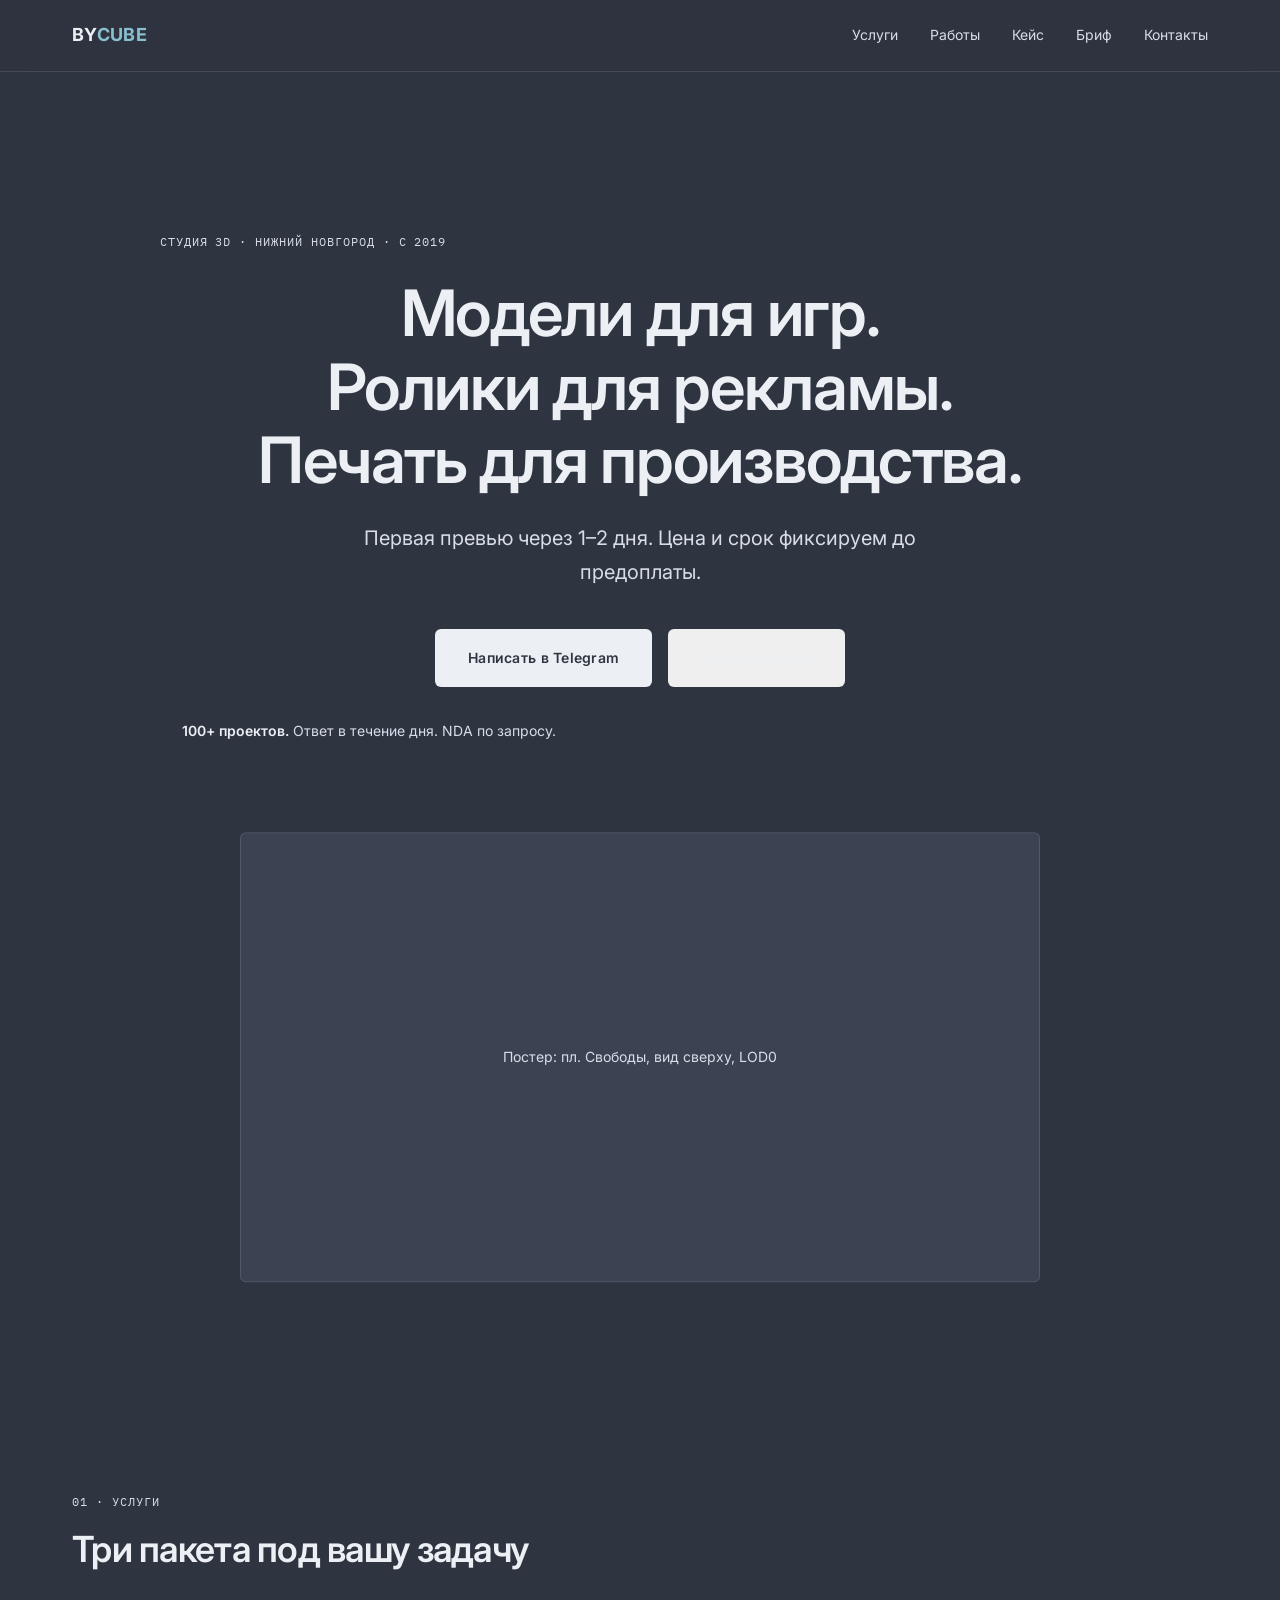
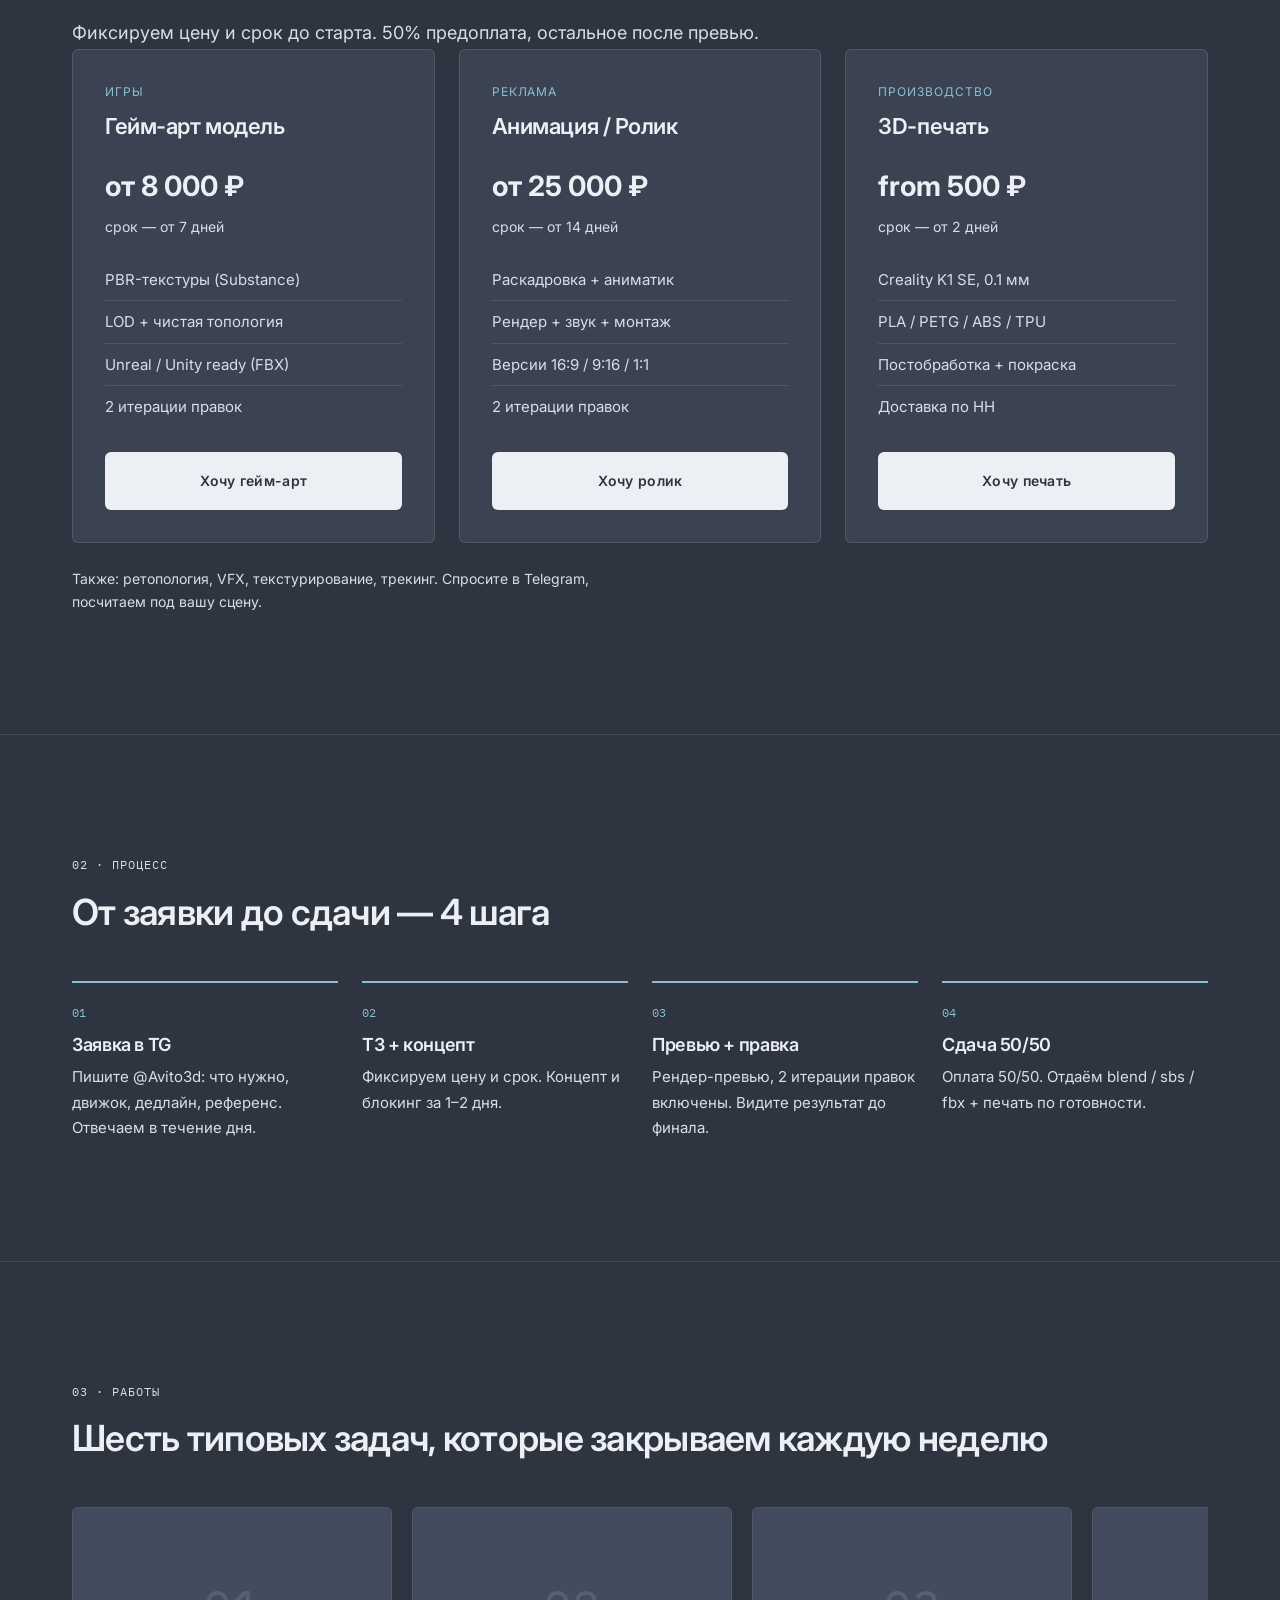
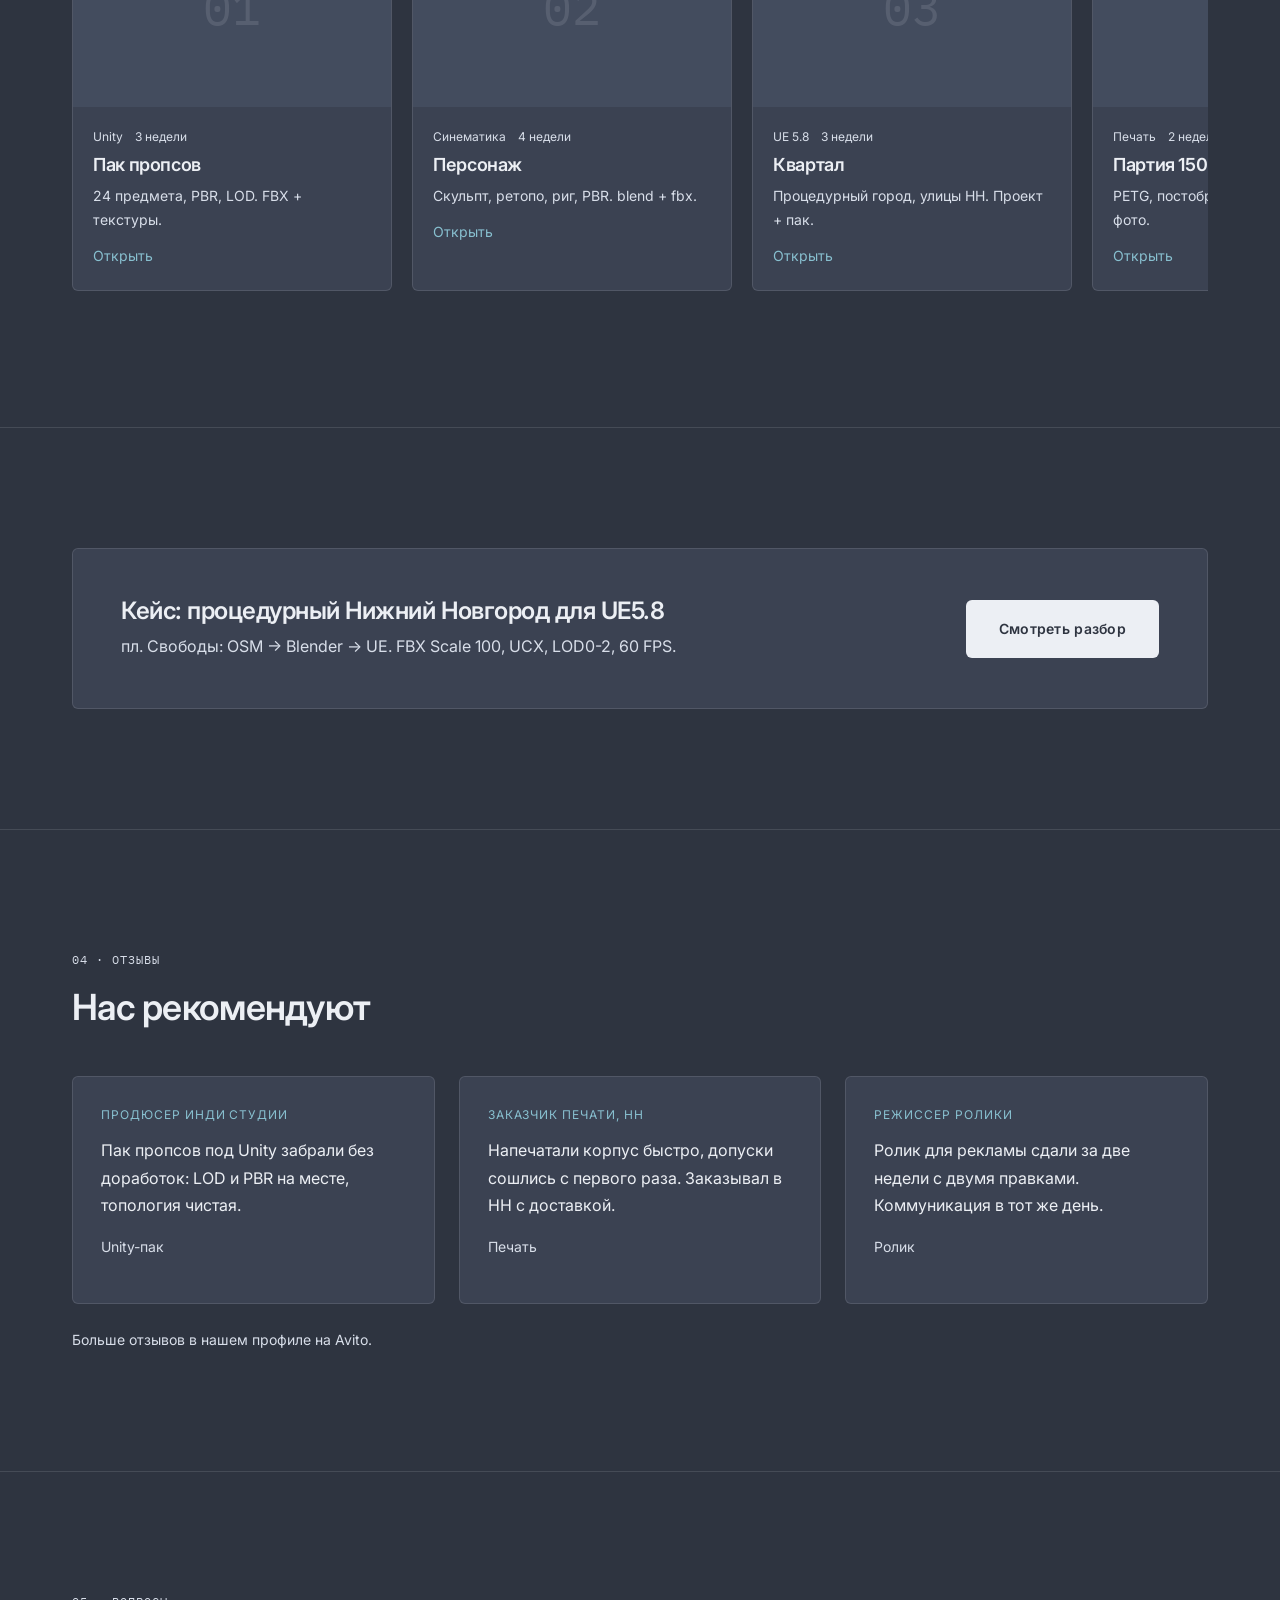
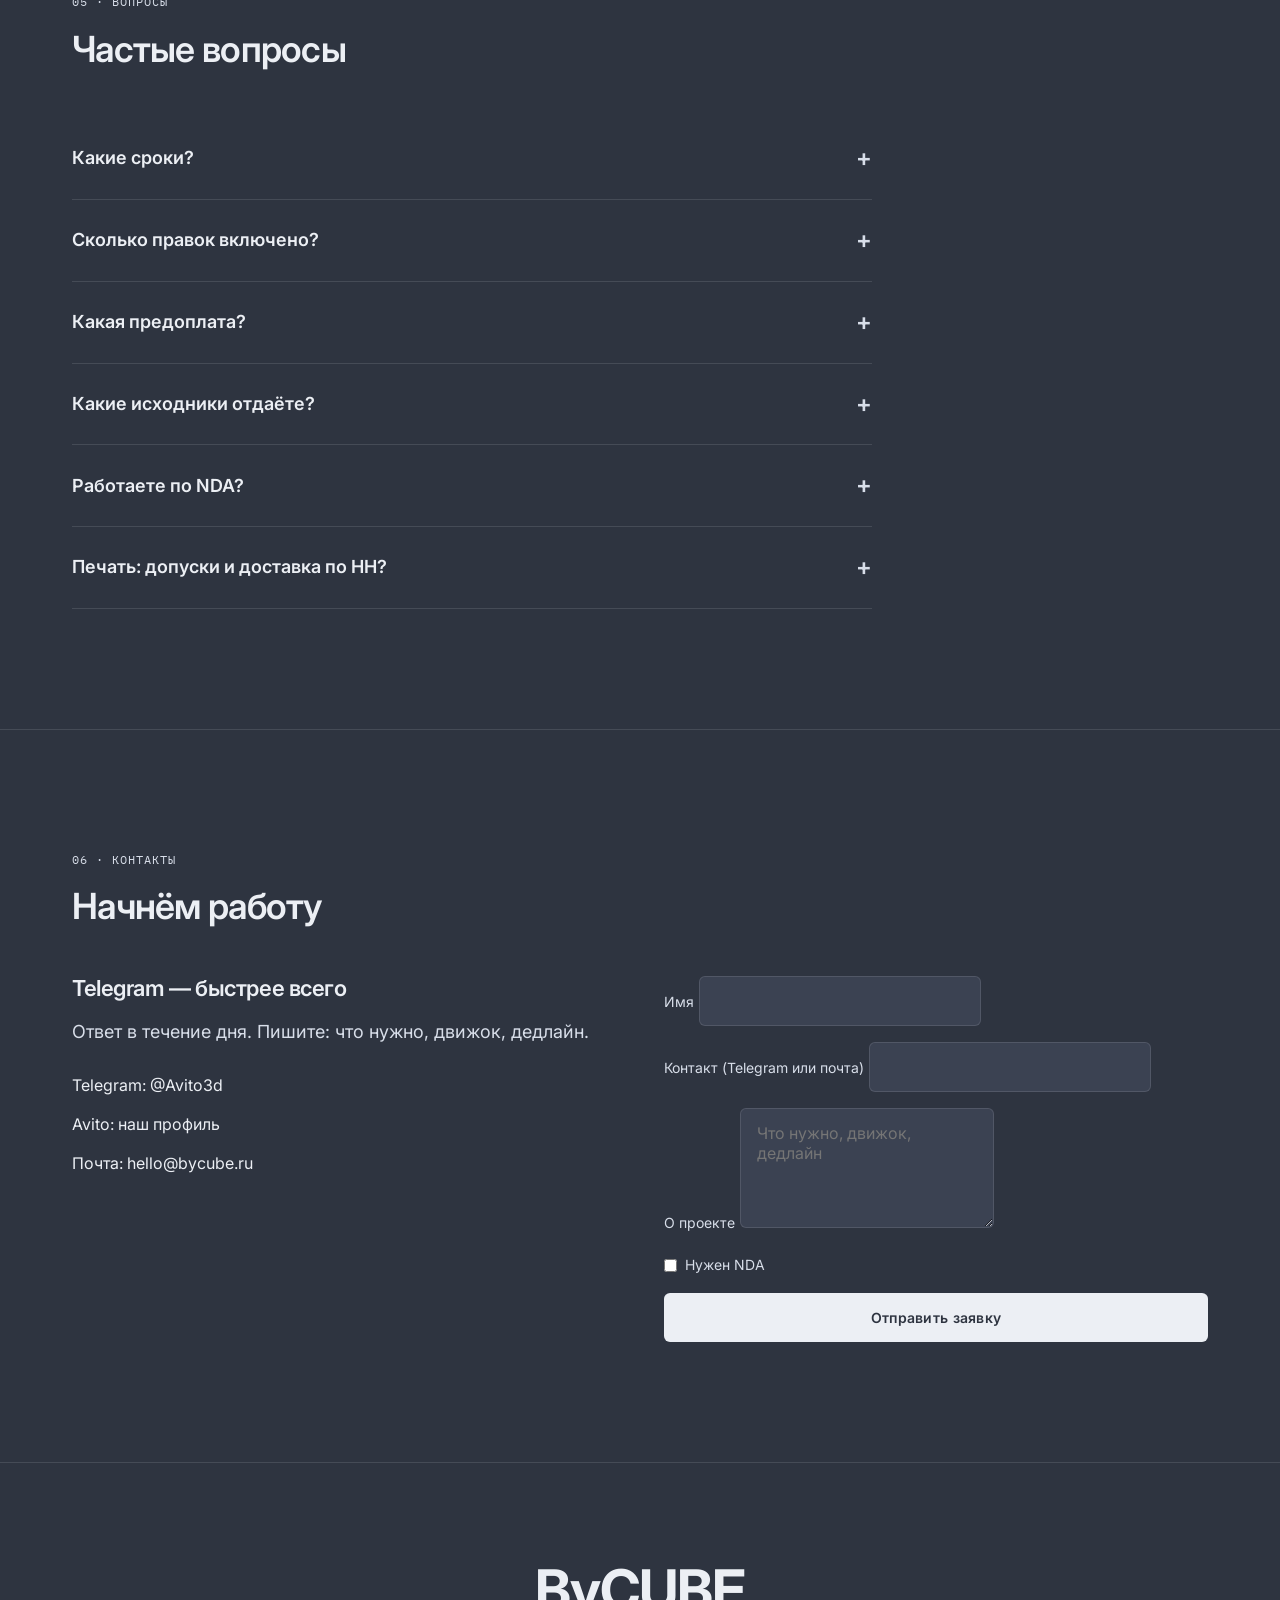
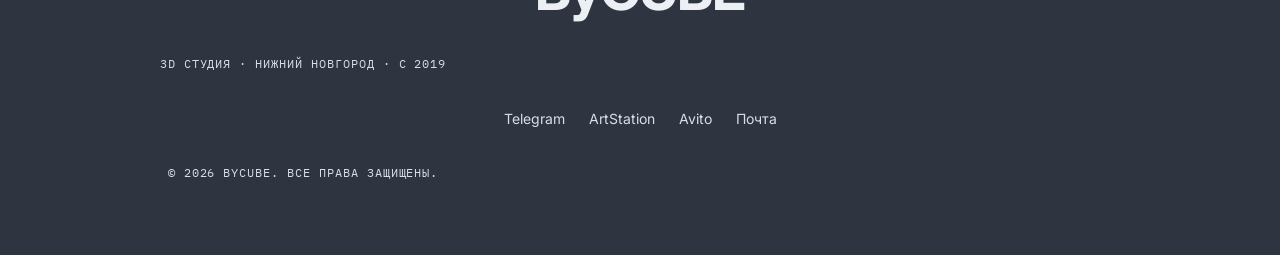
<file: index.html>
<!DOCTYPE html>
<html lang="ru">
<head>
<meta charset="UTF-8">
<meta name="viewport" content="width=device-width, initial-scale=1.0">
<title>ByCUBE — 3D модели для игр и рекламы | Нижний Новгород</title>
<meta name="description" content="Студия 3D в Нижнем Новгороде. Гейм-арт, анимация, 3D-печать. Модели для Unreal и Unity за 7 дней. Ответ в течение дня.">
<link rel="canonical" href="https://bycube.ru/">
<meta property="og:title" content="ByCUBE — 3D модели для игр и рекламы">
<meta property="og:description" content="Гейм-арт, анимация, 3D-печать. Нижний Новгород, с 2019 года.">
<meta property="og:type" content="website">
<meta property="og:url" content="https://bycube.ru/">
<meta property="og:image" content="https://bycube.ru/logo.png">
<meta name="twitter:card" content="summary_large_image">
<link rel="icon" type="image/png" href="logo.png">
<link rel="preconnect" href="https://fonts.googleapis.com">
<link rel="preconnect" href="https://fonts.gstatic.com" crossorigin>
<link href="https://fonts.googleapis.com/css2?family=Inter:wght@400;500;600;700&family=IBM+Plex+Mono:wght@400&display=swap" rel="stylesheet">
<link rel="stylesheet" href="style.css">
<script type="application/ld+json">
{
  "@context": "https://schema.org",
  "@type": "ProfessionalService",
  "name": "ByCUBE",
  "description": "Студия 3D-моделирования: гейм-арт, анимация, 3D-печать",
  "url": "https://bycube.ru/",
  "areaServed": "Nizhny Novgorod",
  "foundingDate": "2019",
  "priceRange": "₽₽",
  "sameAs": [
    "https://t.me/Avito3d",
    "https://www.artstation.com/oksifilis",
    "https://www.avito.ru/user/08c77c8a926f2a148b2a59df87a85065/profile"
  ]
}
</script>
</head>
<body>

<header class="hd">
  <div class="hd-in">
    <a href="index.html" class="logo">BY<span>CUBE</span></a>
    <button class="burger" aria-label="Меню"><span></span><span></span><span></span></button>
    <nav class="nav">
      <a href="#services">Услуги</a>
      <a href="#work">Работы</a>
      <a href="nn-city.html">Кейс</a>
      <a href="brief.html">Бриф</a>
      <a href="#contact">Контакты</a>
    </nav>
  </div>
</header>

<main>

<section class="hero">
  <div class="wrap">
    <p class="mono rv">Студия 3D · Нижний Новгород · с 2019</p>
    <h1 class="rv">Модели для игр.<br>Ролики для рекламы.<br>Печать для производства.</h1>
    <p class="sub rv">Первая превью через 1–2 дня. Цена и срок фиксируем до предоплаты.</p>
    <div class="cta-row rv">
      <a class="btn btn-p" href="https://t.me/Avito3d?text=Привет, нужна 3D модель" target="_blank" rel="noopener">Написать в Telegram</a>
      <button class="btn btn-s" data-reel>Смотреть рилс</button>
    </div>
    <p class="trust rv"><b>100+ проектов.</b> Ответ в течение дня. NDA по запросу.</p>
    <div class="still rv">Постер: пл. Свободы, вид сверху, LOD0</div>
  </div>
</section>

<div id="reel-modal" hidden role="dialog" aria-modal="true" aria-label="Showreel">
  <div class="reel-backdrop" data-close></div>
  <div class="reel-box">
    <button class="reel-close" data-close aria-label="Закрыть">×</button>
    <div class="reel-content">
      <p class="mono">Showreel</p>
      <h3>Рилс в монтаже</h3>
      <p>Пока монтируем шоурил, посмотрите разбор кейса процедурного Нижнего Новгорода для UE5.8.</p>
      <a class="btn btn-p" href="nn-city.html">Смотреть разбор кейса</a>
    </div>
  </div>
</div>

<section id="services">
  <div class="wrap">
    <p class="mono sec-label rv">01 · Услуги</p>
    <h2 class="sec-title rv">Три пакета под вашу задачу</h2>
    <p class="sec-desc rv">Фиксируем цену и срок до старта. 50% предоплата, остальное после превью.</p>
    <div class="pk-grid">
      <div class="pk rv">
        <p class="tag">Игры</p>
        <h3>Гейм-арт модель</h3>
        <p class="price">от 8 000 ₽</p>
        <p class="time">срок — от 7 дней</p>
        <ul>
          <li>PBR-текстуры (Substance)</li>
          <li>LOD + чистая топология</li>
          <li>Unreal / Unity ready (FBX)</li>
          <li>2 итерации правок</li>
        </ul>
        <a class="btn btn-p" href="https://t.me/Avito3d?text=Хочу гейм-арт" target="_blank" rel="noopener">Хочу гейм-арт</a>
      </div>
      <div class="pk rv">
        <p class="tag">Реклама</p>
        <h3>Анимация / Ролик</h3>
        <p class="price">от 25 000 ₽</p>
        <p class="time">срок — от 14 дней</p>
        <ul>
          <li>Раскадровка + аниматик</li>
          <li>Рендер + звук + монтаж</li>
          <li>Версии 16:9 / 9:16 / 1:1</li>
          <li>2 итерации правок</li>
        </ul>
        <a class="btn btn-p" href="https://t.me/Avito3d?text=Хочу ролик" target="_blank" rel="noopener">Хочу ролик</a>
      </div>
      <div class="pk rv">
        <p class="tag">Производство</p>
        <h3>3D-печать</h3>
        <p class="price">from 500 ₽</p>
        <p class="time">срок — от 2 дней</p>
        <ul>
          <li>Creality K1 SE, 0.1 мм</li>
          <li>PLA / PETG / ABS / TPU</li>
          <li>Постобработка + покраска</li>
          <li>Доставка по НН</li>
        </ul>
        <a class="btn btn-p" href="https://t.me/Avito3d?text=Хочу печать" target="_blank" rel="noopener">Хочу печать</a>
      </div>
    </div>
    <p class="pk-note rv">Также: ретопология, VFX, текстурирование, трекинг. Спросите в Telegram, посчитаем под вашу сцену.</p>
  </div>
</section>

<section id="process">
  <div class="wrap">
    <p class="mono sec-label rv">02 · Процесс</p>
    <h2 class="sec-title rv">От заявки до сдачи — 4 шага</h2>
    <div class="pr-grid">
      <div class="pr-step rv">
        <p class="num">01</p>
        <h3>Заявка в TG</h3>
        <p>Пишите @Avito3d: что нужно, движок, дедлайн, референс. Отвечаем в течение дня.</p>
      </div>
      <div class="pr-step rv">
        <p class="num">02</p>
        <h3>ТЗ + концепт</h3>
        <p>Фиксируем цену и срок. Концепт и блокинг за 1–2 дня.</p>
      </div>
      <div class="pr-step rv">
        <p class="num">03</p>
        <h3>Превью + правка</h3>
        <p>Рендер-превью, 2 итерации правок включены. Видите результат до финала.</p>
      </div>
      <div class="pr-step rv">
        <p class="num">04</p>
        <h3>Сдача 50/50</h3>
        <p>Оплата 50/50. Отдаём blend / sbs / fbx + печать по готовности.</p>
      </div>
    </div>
  </div>
</section>

<section id="work">
  <div class="wrap">
    <p class="mono sec-label rv">03 · Работы</p>
    <h2 class="sec-title rv">Шесть типовых задач, которые закрываем каждую неделю</h2>
    <div class="cs-tape rv">
      <article class="cs-card">
        <div class="art">01</div>
        <div class="bd">
          <div class="meta"><span>Unity</span><span>3 недели</span></div>
          <h3>Пак пропсов</h3>
          <p>24 предмета, PBR, LOD. FBX + текстуры.</p>
          <a href="work.html">Открыть</a>
        </div>
      </article>
      <article class="cs-card">
        <div class="art">02</div>
        <div class="bd">
          <div class="meta"><span>Синематика</span><span>4 недели</span></div>
          <h3>Персонаж</h3>
          <p>Скульпт, ретопо, риг, PBR. blend + fbx.</p>
          <a href="work.html">Открыть</a>
        </div>
      </article>
      <article class="cs-card">
        <div class="art">03</div>
        <div class="bd">
          <div class="meta"><span>UE 5.8</span><span>3 недели</span></div>
          <h3>Квартал</h3>
          <p>Процедурный город, улицы НН. Проект + пак.</p>
          <a href="nn-city.html">Открыть</a>
        </div>
      </article>
      <article class="cs-card">
        <div class="art">04</div>
        <div class="bd">
          <div class="meta"><span>Печать</span><span>2 недели</span></div>
          <h3>Партия 150 штук</h3>
          <p>PETG, постобработка, СДЭК. STL + фото.</p>
          <a href="pechat.html">Открыть</a>
        </div>
      </article>
      <article class="cs-card">
        <div class="art">05</div>
        <div class="bd">
          <div class="meta"><span>VFX</span><span>10 дней</span></div>
          <h3>Трекинг</h3>
          <p>Camera tracking, интеграция CG. Ролик + проект.</p>
          <a href="work.html">Открыть</a>
        </div>
      </article>
      <article class="cs-card">
        <div class="art">06</div>
        <div class="bd">
          <div class="meta"><span>Substance</span><span>2 недели</span></div>
          <h3>PBR набор</h3>
          <p>12 материалов ручной работы. sbsar + png.</p>
          <a href="work.html">Открыть</a>
        </div>
      </article>
    </div>
  </div>
</section>

<section id="case">
  <div class="wrap">
    <div class="banner rv">
      <div>
        <h3>Кейс: процедурный Нижний Новгород для UE5.8</h3>
        <p>пл. Свободы: OSM → Blender → UE. FBX Scale 100, UCX, LOD0-2, 60 FPS.</p>
      </div>
      <a class="btn btn-p" href="nn-city.html">Смотреть разбор</a>
    </div>
  </div>
</section>

<section id="testimonials">
  <div class="wrap">
    <p class="mono sec-label rv">04 · Отзывы</p>
    <h2 class="sec-title rv">Нас рекомендуют</h2>
    <div class="tm-grid">
      <div class="tm rv">
        <p class="role">Продюсер инди студии</p>
        <p>Пак пропсов под Unity забрали без доработок: LOD и PBR на месте, топология чистая.</p>
        <p class="who">Unity-пак</p>
      </div>
      <div class="tm rv">
        <p class="role">Заказчик печати, НН</p>
        <p>Напечатали корпус быстро, допуски сошлись с первого раза. Заказывал в НН с доставкой.</p>
        <p class="who">Печать</p>
      </div>
      <div class="tm rv">
        <p class="role">Режиссер ролики</p>
        <p>Ролик для рекламы сдали за две недели с двумя правками. Коммуникация в тот же день.</p>
        <p class="who">Ролик</p>
      </div>
    </div>
    <p class="pk-note rv">Больше отзывов в нашем профиле на <a href="https://www.avito.ru/user/08c77c8a926f2a148b2a59df87a85065/profile" target="_blank" rel="noopener">Avito</a>.</p>
  </div>
</section>

<section id="faq">
  <div class="wrap">
    <p class="mono sec-label rv">05 · Вопросы</p>
    <h2 class="sec-title rv">Частые вопросы</h2>
    <div class="faq rv">
      <details>
        <summary>Какие сроки?</summary>
        <p>Модель — от 7 дней, ролик — от 14 дней, печать — от 2 дней. Точный срок фиксируем в ТЗ до предоплаты.</p>
      </details>
      <details>
        <summary>Сколько правок включено?</summary>
        <p>2 итерации правок на этапе превью включены в цену. Дальше — по часам, предупреждаем заранее.</p>
      </details>
      <details>
        <summary>Какая предоплата?</summary>
        <p>50% до старта, 50% после превью перед сдачей исходников. Печать мелких тиражей — 100% при заказе до 2000 ₽.</p>
      </details>
      <details>
        <summary>Какие исходники отдаёте?</summary>
        <p>blend / sbs / fbx + текстуры PNG, LOD-сетка, для печати — STL/3MF. Всё перечисляем в ТЗ.</p>
      </details>
      <details>
        <summary>Работаете по NDA?</summary>
        <p>Да, подписываем NDA и не публикуем проект без вашего разрешения.</p>
      </details>
      <details>
        <summary>Печать: допуски и доставка по НН?</summary>
        <p>Точность 0.1 мм на K1 SE, материалы PLA/PETG/ABS/TPU. По Нижнему Новгороду — курьер/самовывоз, по России — СДЭК.</p>
      </details>
    </div>
  </div>
</section>

<section id="contact">
  <div class="wrap">
    <p class="mono sec-label rv">06 · Контакты</p>
    <h2 class="sec-title rv">Начнём работу</h2>
    <div class="ct-grid">
      <div class="ct-info rv">
        <h3>Telegram — быстрее всего</h3>
        <p>Ответ в течение дня. Пишите: что нужно, движок, дедлайн.</p>
        <div class="ct-links">
          <a href="https://t.me/Avito3d" target="_blank" rel="noopener">Telegram: @Avito3d</a>
          <a href="https://www.avito.ru/user/08c77c8a926f2a148b2a59df87a85065/profile" target="_blank" rel="noopener">Avito: наш профиль</a>
          <a href="mailto:hello@bycube.ru">Почта: hello@bycube.ru</a>
        </div>
      </div>
      <form class="ct-form rv" action="https://formsubmit.co/hello@bycube.ru" method="POST">
        <input type="hidden" name="_subject" value="Заявка с сайта ByCUBE">
        <input type="hidden" name="_captcha" value="false">
        <div class="hp"><input type="text" name="_gotcha" tabindex="-1" autocomplete="off"></div>
        <div>
          <label for="name">Имя</label>
          <input type="text" id="name" name="name" required>
        </div>
        <div>
          <label for="contact">Контакт (Telegram или почта)</label>
          <input type="text" id="contact" name="contact" required>
        </div>
        <div>
          <label for="msg">О проекте</label>
          <textarea id="msg" name="message" placeholder="Что нужно, движок, дедлайн" required></textarea>
        </div>
        <label style="display:flex;align-items:center;gap:8px;font-size:14px;color:var(--mut)">
          <input type="checkbox" name="nda" style="width:auto"> Нужен NDA
        </label>
        <button type="submit" class="btn btn-p">Отправить заявку</button>
      </form>
    </div>
  </div>
</section>

</main>

<footer>
  <div class="wrap">
    <p class="big">ByCUBE</p>
    <p class="mono">3D студия · Нижний Новгород · с 2019</p>
    <div class="links">
      <a href="https://t.me/Avito3d" target="_blank" rel="noopener">Telegram</a>
      <a href="https://www.artstation.com/oksifilis" target="_blank" rel="noopener">ArtStation</a>
      <a href="https://www.avito.ru/user/08c77c8a926f2a148b2a59df87a85065/profile" target="_blank" rel="noopener">Avito</a>
      <a href="mailto:hello@bycube.ru">Почта</a>
    </div>
    <p class="mono" style="margin-top:32px">© 2026 ByCUBE. Все права защищены.</p>
  </div>
</footer>

<script src="main.js"></script>
</body>
</html>
</file>
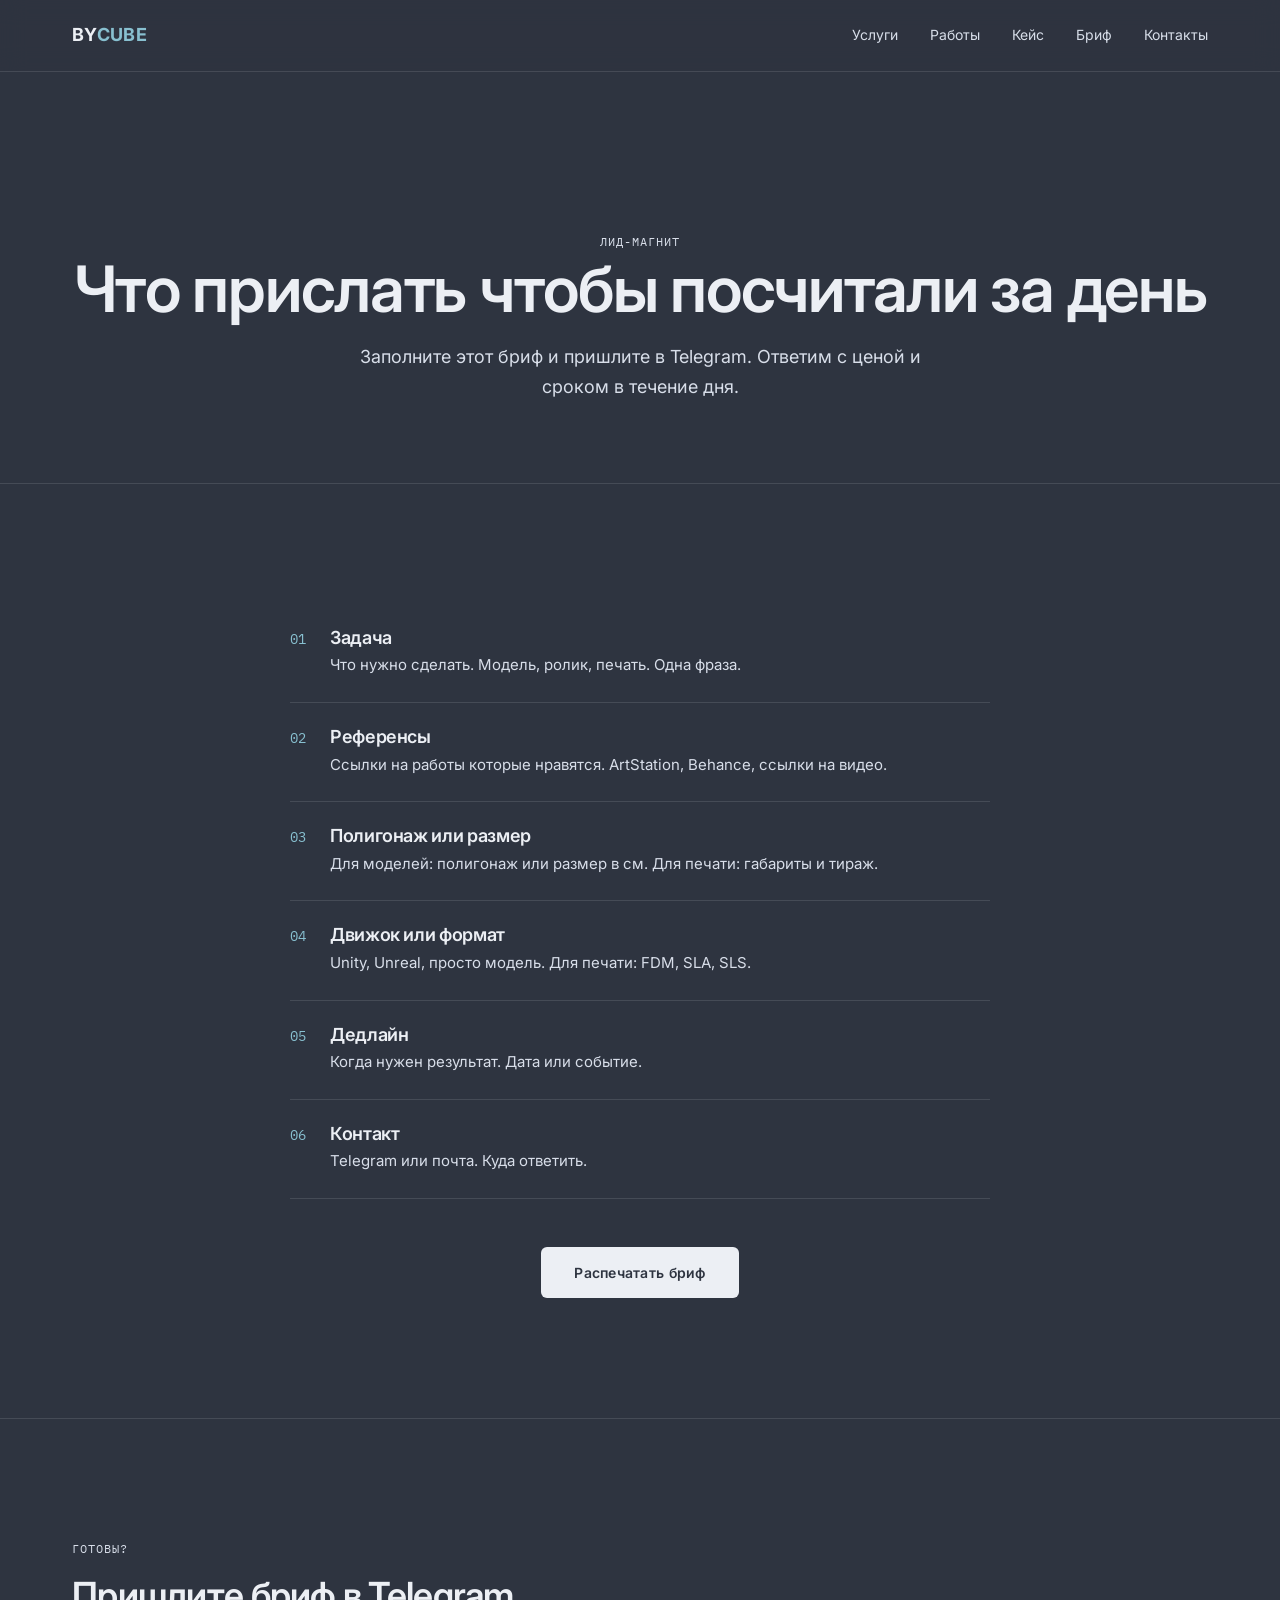
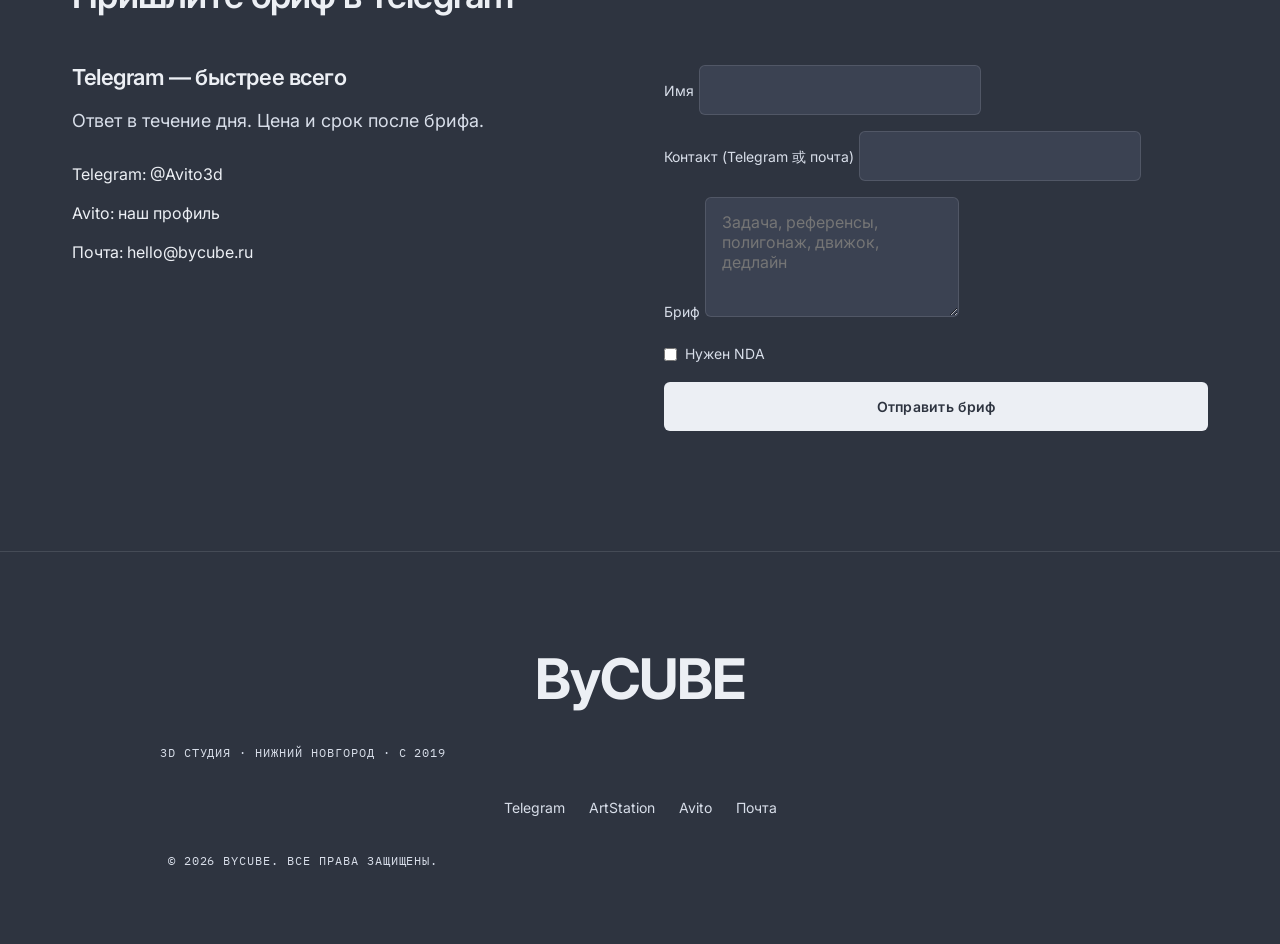
<file: brief.html>
<!DOCTYPE html>
<html lang="ru">
<head>
<meta charset="UTF-8">
<meta name="viewport" content="width=device-width, initial-scale=1.0">
<title>Бриф: что прислать чтобы посчитали за день — ByCUBE</title>
<meta name="description" content="Лид-магнит ByCUBE: чек-лист что прислать чтобы посчитали за день. Задача, референсы, полигонаж, движок, дедлайн.">
<link rel="canonical" href="https://bycube.ru/brief.html">
<meta property="og:title" content="Бриф — ByCUBE">
<meta property="og:description" content="Что прислать чтобы посчитали за день.">
<meta property="og:type" content="website">
<meta property="og:url" content="https://bycube.ru/brief.html">
<meta property="og:image" content="https://bycube.ru/logo.png">
<link rel="icon" type="image/png" href="logo.png">
<link rel="preconnect" href="https://fonts.googleapis.com">
<link rel="preconnect" href="https://fonts.gstatic.com" crossorigin>
<link href="https://fonts.googleapis.com/css2?family=Inter:wght@400;500;600;700&family=IBM+Plex+Mono:wght@400&display=swap" rel="stylesheet">
<link rel="stylesheet" href="style.css">
</head>
<body>

<header class="hd">
  <div class="hd-in">
    <a href="index.html" class="logo">BY<span>CUBE</span></a>
    <button class="burger" aria-label="Меню"><span></span><span></span><span></span></button>
    <nav class="nav">
      <a href="index.html#services">Услуги</a>
      <a href="work.html">Работы</a>
      <a href="nn-city.html">Кейс</a>
      <a href="brief.html">Бриф</a>
      <a href="index.html#contact">Контакты</a>
    </nav>
  </div>
</header>

<main>

<section class="pg-hero">
  <div class="wrap">
    <p class="mono rv">Лид-магнит</p>
    <h1 class="rv">Что прислать чтобы посчитали за день</h1>
    <p class="rv">Заполните этот бриф и пришлите в Telegram. Ответим с ценой и сроком в течение дня.</p>
  </div>
</section>

<section>
  <div class="wrap">
    <ol class="brief-list rv">
      <li>
        <span class="n">01</span>
        <div>
          <h3>Задача</h3>
          <p>Что нужно сделать. Модель, ролик, печать. Одна фраза.</p>
        </div>
      </li>
      <li>
        <span class="n">02</span>
        <div>
          <h3>Референсы</h3>
          <p>Ссылки на работы которые нравятся. ArtStation, Behance, ссылки на видео.</p>
        </div>
      </li>
      <li>
        <span class="n">03</span>
        <div>
          <h3>Полигонаж или размер</h3>
          <p>Для моделей: полигонаж или размер в см. Для печати: габариты и тираж.</p>
        </div>
      </li>
      <li>
        <span class="n">04</span>
        <div>
          <h3>Движок или формат</h3>
          <p>Unity, Unreal, просто модель. Для печати: FDM, SLA, SLS.</p>
        </div>
      </li>
      <li>
        <span class="n">05</span>
        <div>
          <h3>Дедлайн</h3>
          <p>Когда нужен результат. Дата или событие.</p>
        </div>
      </li>
      <li>
        <span class="n">06</span>
        <div>
          <h3>Контакт</h3>
          <p>Telegram или почта. Куда ответить.</p>
        </div>
      </li>
    </ol>
    <button class="btn btn-p print-btn rv" onclick="window.print()">Распечатать бриф</button>
  </div>
</section>

<section id="contact">
  <div class="wrap">
    <p class="mono sec-label rv">Готовы?</p>
    <h2 class="sec-title rv">Пришлите бриф в Telegram</h2>
    <div class="ct-grid">
      <div class="ct-info rv">
        <h3>Telegram — быстрее всего</h3>
        <p>Ответ в течение дня. Цена и срок после брифа.</p>
        <div class="ct-links">
          <a href="https://t.me/Avito3d?text=Привет, вот мой бриф" target="_blank" rel="noopener">Telegram: @Avito3d</a>
          <a href="https://www.avito.ru/user/08c77c8a926f2a148b2a59df87a85065/profile" target="_blank" rel="noopener">Avito: наш профиль</a>
          <a href="mailto:hello@bycube.ru">Почта: hello@bycube.ru</a>
        </div>
      </div>
      <form class="ct-form rv" action="https://formsubmit.co/hello@bycube.ru" method="POST">
        <input type="hidden" name="_subject" value="Бриф с сайта ByCUBE">
        <input type="hidden" name="_captcha" value="false">
        <div class="hp"><input type="text" name="_gotcha" tabindex="-1" autocomplete="off"></div>
        <div>
          <label for="name">Имя</label>
          <input type="text" id="name" name="name" required>
        </div>
        <div>
          <label for="contact">Контакт (Telegram 或 почта)</label>
          <input type="text" id="contact" name="contact" required>
        </div>
        <div>
          <label for="msg">Бриф</label>
          <textarea id="msg" name="message" placeholder="Задача, референсы, полигонаж, движок, дедлайн" required></textarea>
        </div>
        <label style="display:flex;align-items:center;gap:8px;font-size:14px;color:var(--mut)">
          <input type="checkbox" name="nda" style="width:auto"> Нужен NDA
        </label>
        <button type="submit" class="btn btn-p">Отправить бриф</button>
      </form>
    </div>
  </div>
</section>

</main>

<footer>
  <div class="wrap">
    <p class="big">ByCUBE</p>
    <p class="mono">3D студия · Нижний Новгород · с 2019</p>
    <div class="links">
      <a href="https://t.me/Avito3d" target="_blank" rel="noopener">Telegram</a>
      <a href="https://www.artstation.com/oksifilis" target="_blank" rel="noopener">ArtStation</a>
      <a href="https://www.avito.ru/user/08c77c8a926f2a148b2a59df87a85065/profile" target="_blank" rel="noopener">Avito</a>
      <a href="mailto:hello@bycube.ru">Почта</a>
    </div>
    <p class="mono" style="margin-top:32px">© 2026 ByCUBE. Все права защищены.</p>
  </div>
</footer>

<script src="main.js"></script>
</body>
</html>
</file>
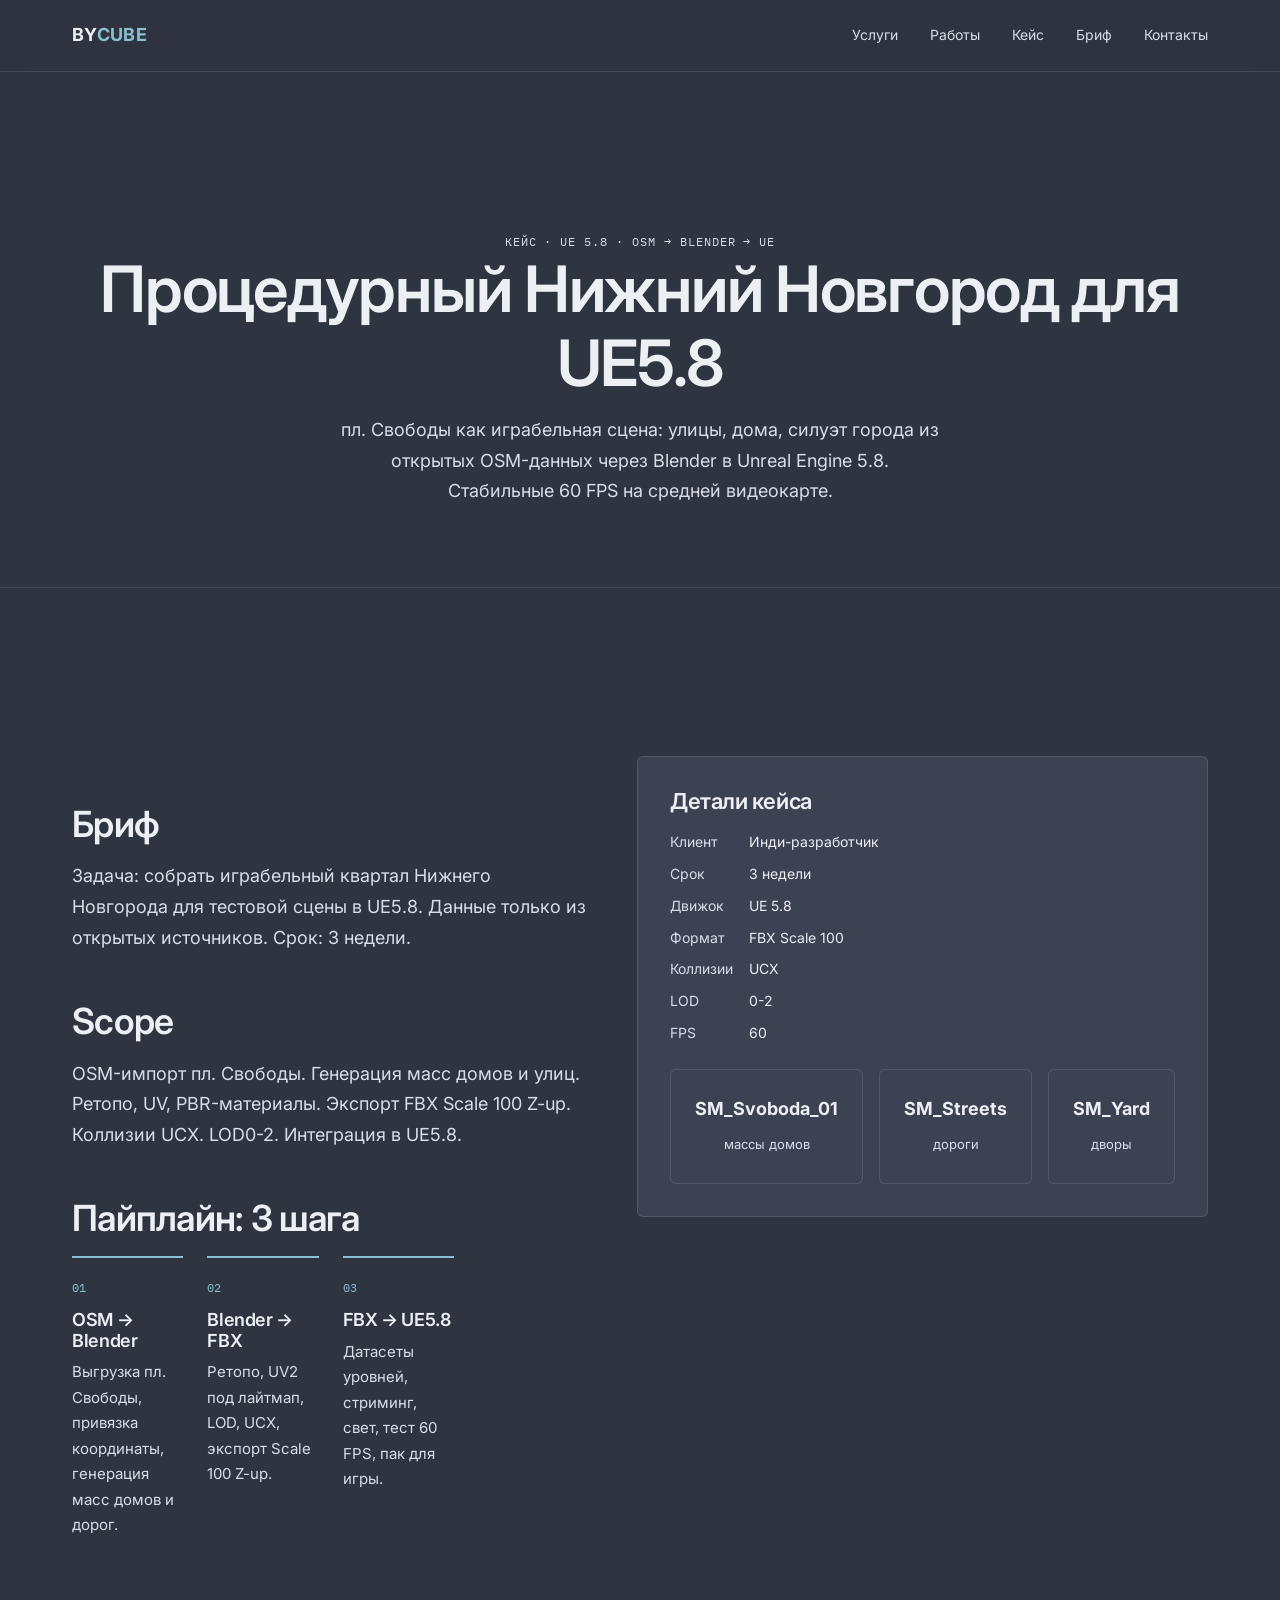
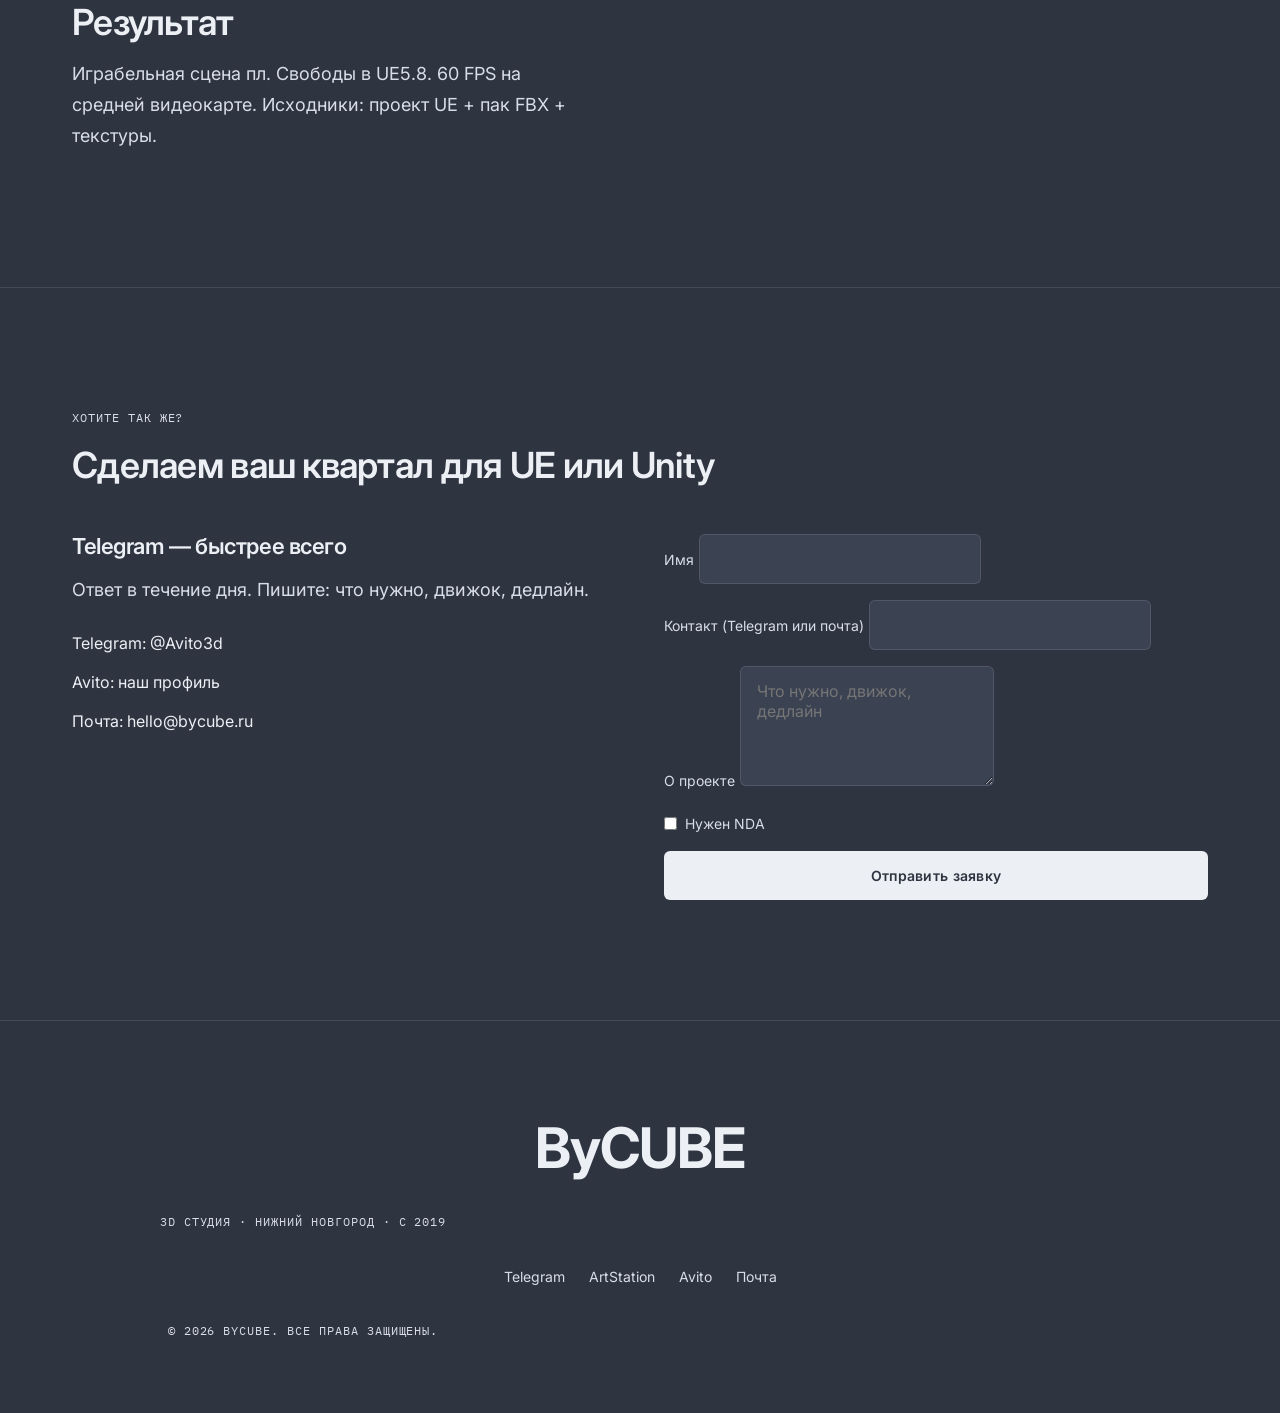
<file: nn-city.html>
<!DOCTYPE html>
<html lang="ru">
<head>
<meta charset="UTF-8">
<meta name="viewport" content="width=device-width, initial-scale=1.0">
<title>Кейс: процедурный Нижний Новгород для UE5.8 — ByCUBE</title>
<meta name="description" content="Кейс ByCUBE: процедурный Нижний Новгород (пл. Свободы) для UE5.8. OSM → Blender → FBX → UE: UCX, LOD, 60 FPS.">
<link rel="canonical" href="https://bycube.ru/nn-city.html">
<meta property="og:title" content="Кейс: процедурный НН для UE5.8 — ByCUBE">
<meta property="og:description" content="пл. Свободы: OSM → Blender → UE. FBX Scale 100, UCX, LOD.">
<meta property="og:type" content="article">
<meta property="og:url" content="https://bycube.ru/nn-city.html">
<meta property="og:image" content="https://bycube.ru/logo.png">
<meta name="twitter:card" content="summary_large_image">
<link rel="icon" type="image/png" href="logo.png">
<link rel="preconnect" href="https://fonts.googleapis.com">
<link rel="preconnect" href="https://fonts.gstatic.com" crossorigin>
<link href="https://fonts.googleapis.com/css2?family=Inter:wght@400;500;600;700&family=IBM+Plex+Mono:wght@400&display=swap" rel="stylesheet">
<link rel="stylesheet" href="style.css">
<script type="application/ld+json">
{
  "@context": "https://schema.org",
  "@type": "Article",
  "headline": "Процедурный Нижний Новгород для UE5.8",
  "author": {"@type": "Organization", "name": "ByCUBE"},
  "about": "OSM → Blender → UE5.8, FBX, UCX, LOD"
}
</script>
</head>
<body>

<header class="hd">
  <div class="hd-in">
    <a href="index.html" class="logo">BY<span>CUBE</span></a>
    <button class="burger" aria-label="Меню"><span></span><span></span><span></span></button>
    <nav class="nav">
      <a href="index.html#services">Услуги</a>
      <a href="work.html">Работы</a>
      <a href="nn-city.html">Кейс</a>
      <a href="brief.html">Бриф</a>
      <a href="index.html#contact">Контакты</a>
    </nav>
  </div>
</header>

<main>

<section class="pg-hero">
  <div class="wrap">
    <p class="mono rv">Кейс · UE 5.8 · OSM → Blender → UE</p>
    <h1 class="rv">Процедурный Нижний Новгород для UE5.8</h1>
    <p class="rv">пл. Свободы как играбельная сцена: улицы, дома, силуэт города из открытых OSM-данных через Blender в Unreal Engine 5.8. Стабильные 60 FPS на средней видеокарте.</p>
  </div>
</section>

<section>
  <div class="wrap">
    <div class="case-grid">
      <div class="case-main">
        <h2 class="rv">Бриф</h2>
        <p class="rv">Задача: собрать играбельный квартал Нижнего Новгорода для тестовой сцены в UE5.8. Данные только из открытых источников. Срок: 3 недели.</p>

        <h2 class="rv">Scope</h2>
        <p class="rv">OSM-импорт пл. Свободы. Генерация масс домов и улиц. Ретопо, UV, PBR-материалы. Экспорт FBX Scale 100 Z-up. Коллизии UCX. LOD0-2. Интеграция в UE5.8.</p>

        <h2 class="rv">Пайплайн: 3 шага</h2>
        <div class="pr-grid rv">
          <div class="pr-step">
            <p class="num">01</p>
            <h3>OSM → Blender</h3>
            <p>Выгрузка пл. Свободы, привязка координаты, генерация масс домов и дорог.</p>
          </div>
          <div class="pr-step">
            <p class="num">02</p>
            <h3>Blender → FBX</h3>
            <p>Ретопо, UV2 под лайтмап, LOD, UCX, экспорт Scale 100 Z-up.</p>
          </div>
          <div class="pr-step">
            <p class="num">03</p>
            <h3>FBX → UE5.8</h3>
            <p>Датасеты уровней, стриминг, свет, тест 60 FPS, пак для игры.</p>
          </div>
        </div>

        <h2 class="rv">Результат</h2>
        <p class="rv">Играбельная сцена пл. Свободы в UE5.8. 60 FPS на средней видеокарте. Исходники: проект UE + пак FBX + текстуры.</p>
      </div>
      <aside class="case-side rv">
        <h3>Детали кейса</h3>
        <dl>
          <dt>Клиент</dt><dd>Инди-разработчик</dd>
          <dt>Срок</dt><dd>3 недели</dd>
          <dt>Движок</dt><dd>UE 5.8</dd>
          <dt>Формат</dt><dd>FBX Scale 100</dd>
          <dt>Коллизии</dt><dd>UCX</dd>
          <dt>LOD</dt><dd>0-2</dd>
          <dt>FPS</dt><dd>60</dd>
        </dl>
        <div class="sm-grid">
          <div class="sm"><b>SM_Svoboda_01</b><span>массы домов</span></div>
          <div class="sm"><b>SM_Streets</b><span>дороги</span></div>
          <div class="sm"><b>SM_Yard</b><span>дворы</span></div>
        </div>
      </aside>
    </div>
  </div>
</section>

<section id="contact">
  <div class="wrap">
    <p class="mono sec-label rv">Хотите так же?</p>
    <h2 class="sec-title rv">Сделаем ваш квартал для UE или Unity</h2>
    <div class="ct-grid">
      <div class="ct-info rv">
        <h3>Telegram — быстрее всего</h3>
        <p>Ответ в течение дня. Пишите: что нужно, движок, дедлайн.</p>
        <div class="ct-links">
          <a href="https://t.me/Avito3d?text=Хочу такой город для своей игры" target="_blank" rel="noopener">Telegram: @Avito3d</a>
          <a href="https://www.avito.ru/user/08c77c8a926f2a148b2a59df87a85065/profile" target="_blank" rel="noopener">Avito: наш профиль</a>
          <a href="mailto:hello@bycube.ru">Почта: hello@bycube.ru</a>
        </div>
      </div>
      <form class="ct-form rv" action="https://formsubmit.co/hello@bycube.ru" method="POST">
        <input type="hidden" name="_subject" value="Заявка с сайта ByCUBE (Кейс НН)">
        <input type="hidden" name="_captcha" value="false">
        <div class="hp"><input type="text" name="_gotcha" tabindex="-1" autocomplete="off"></div>
        <div>
          <label for="name">Имя</label>
          <input type="text" id="name" name="name" required>
        </div>
        <div>
          <label for="contact">Контакт (Telegram или почта)</label>
          <input type="text" id="contact" name="contact" required>
        </div>
        <div>
          <label for="msg">О проекте</label>
          <textarea id="msg" name="message" placeholder="Что нужно, движок, дедлайн" required></textarea>
        </div>
        <label style="display:flex;align-items:center;gap:8px;font-size:14px;color:var(--mut)">
          <input type="checkbox" name="nda" style="width:auto"> Нужен NDA
        </label>
        <button type="submit" class="btn btn-p">Отправить заявку</button>
      </form>
    </div>
  </div>
</section>

</main>

<footer>
  <div class="wrap">
    <p class="big">ByCUBE</p>
    <p class="mono">3D студия · Нижний Новгород · с 2019</p>
    <div class="links">
      <a href="https://t.me/Avito3d" target="_blank" rel="noopener">Telegram</a>
      <a href="https://www.artstation.com/oksifilis" target="_blank" rel="noopener">ArtStation</a>
      <a href="https://www.avito.ru/user/08c77c8a926f2a148b2a59df87a85065/profile" target="_blank" rel="noopener">Avito</a>
      <a href="mailto:hello@bycube.ru">Почта</a>
    </div>
    <p class="mono" style="margin-top:32px">© 2026 ByCUBE. Все права защищены.</p>
  </div>
</footer>

<script src="main.js"></script>
</body>
</html>
</file>
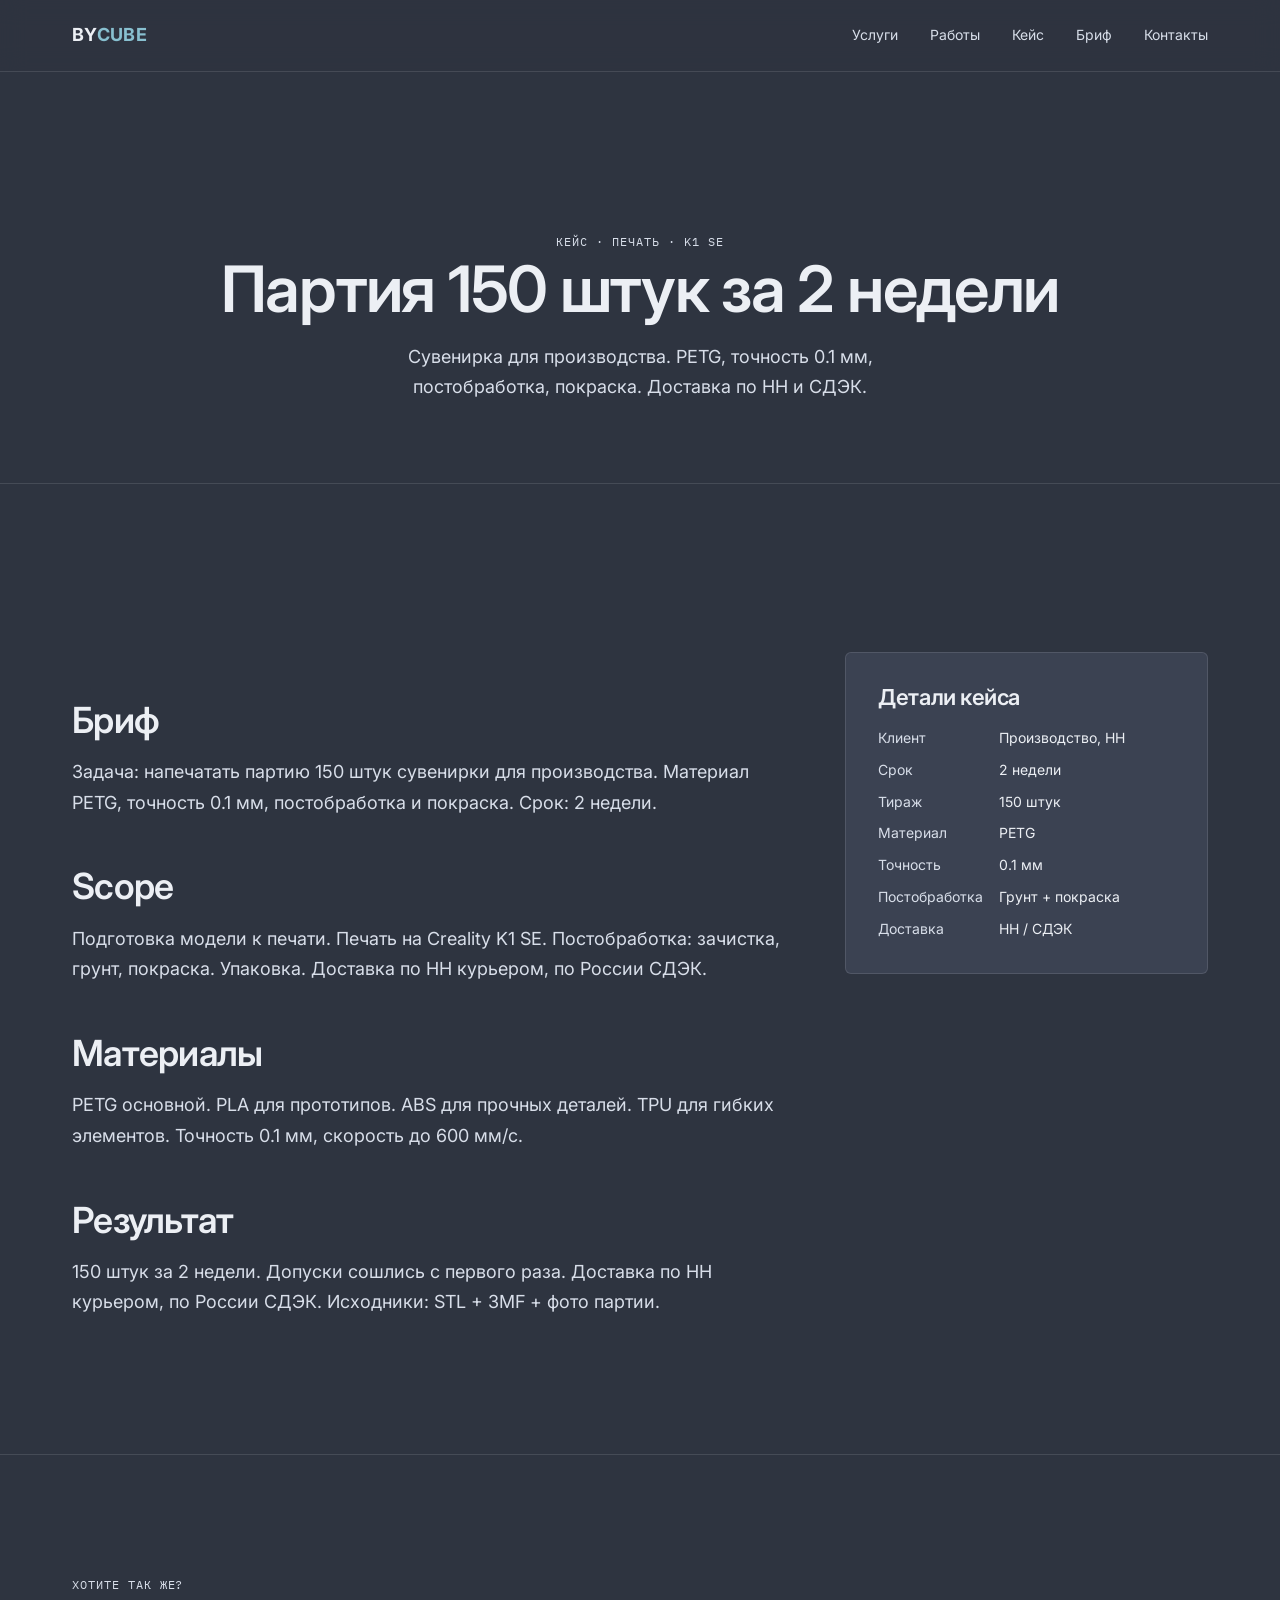
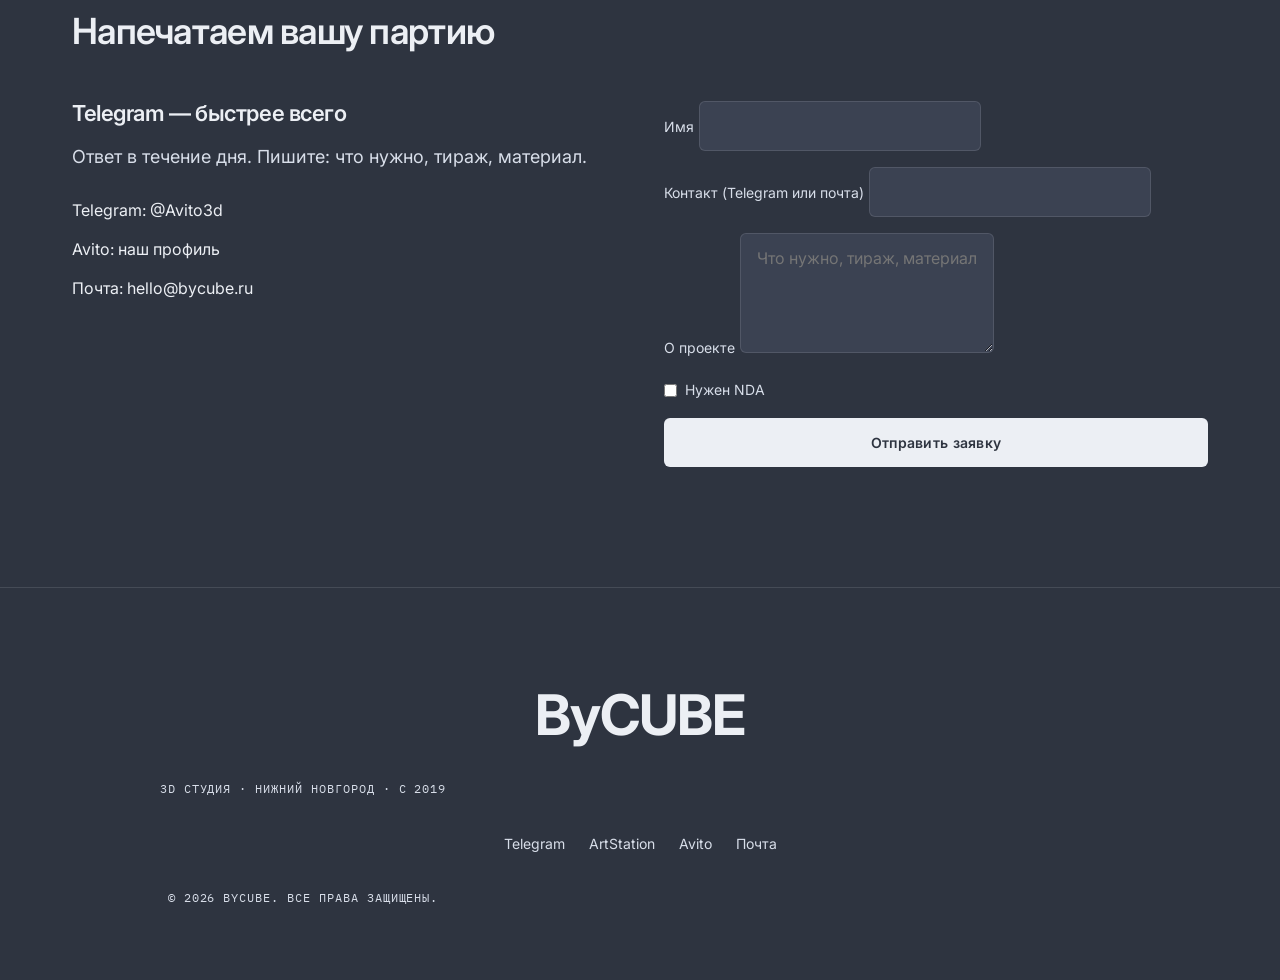
<file: pechat.html>
<!DOCTYPE html>
<html lang="ru">
<head>
<meta charset="UTF-8">
<meta name="viewport" content="width=device-width, initial-scale=1.0">
<title>Кейс: 3D-печать партии 150 штук — ByCUBE</title>
<meta name="description" content="Кейс ByCUBE: печать партии 150 штук на Creality K1 SE. PETG, 0.1 мм, постобработка, доставка.">
<link rel="canonical" href="https://bycube.ru/pechat.html">
<meta property="og:title" content="Кейс: 3D-печать — ByCUBE">
<meta property="og:description" content="Партия 150 штук на K1 SE. PETG, 0.1 мм, постобработка.">
<meta property="og:type" content="article">
<meta property="og:url" content="https://bycube.ru/pechat.html">
<meta property="og:image" content="https://bycube.ru/logo.png">
<link rel="icon" type="image/png" href="logo.png">
<link rel="preconnect" href="https://fonts.googleapis.com">
<link rel="preconnect" href="https://fonts.gstatic.com" crossorigin>
<link href="https://fonts.googleapis.com/css2?family=Inter:wght@400;500;600;700&family=IBM+Plex+Mono:wght@400&display=swap" rel="stylesheet">
<link rel="stylesheet" href="style.css">
</head>
<body>

<header class="hd">
  <div class="hd-in">
    <a href="index.html" class="logo">BY<span>CUBE</span></a>
    <button class="burger" aria-label="Меню"><span></span><span></span><span></span></button>
    <nav class="nav">
      <a href="index.html#services">Услуги</a>
      <a href="work.html">Работы</a>
      <a href="nn-city.html">Кейс</a>
      <a href="brief.html">Бриф</a>
      <a href="index.html#contact">Контакты</a>
    </nav>
  </div>
</header>

<main>

<section class="pg-hero">
  <div class="wrap">
    <p class="mono rv">Кейс · Печать · K1 SE</p>
    <h1 class="rv">Партия 150 штук за 2 недели</h1>
    <p class="rv">Сувенирка для производства. PETG, точность 0.1 мм, постобработка, покраска. Доставка по НН и СДЭК.</p>
  </div>
</section>

<section>
  <div class="wrap">
    <div class="case-grid">
      <div class="case-main">
        <h2 class="rv">Бриф</h2>
        <p class="rv">Задача: напечатать партию 150 штук сувенирки для производства. Материал PETG, точность 0.1 мм, постобработка и покраска. Срок: 2 недели.</p>

        <h2 class="rv">Scope</h2>
        <p class="rv">Подготовка модели к печати. Печать на Creality K1 SE. Постобработка: зачистка, грунт, покраска. Упаковка. Доставка по НН курьером, по России СДЭК.</p>

        <h2 class="rv">Материалы</h2>
        <p class="rv">PETG основной. PLA для прототипов. ABS для прочных деталей. TPU для гибких элементов. Точность 0.1 мм, скорость до 600 мм/с.</p>

        <h2 class="rv">Результат</h2>
        <p class="rv">150 штук за 2 недели. Допуски сошлись с первого раза. Доставка по НН курьером, по России СДЭК. Исходники: STL + 3MF + фото партии.</p>
      </div>
      <aside class="case-side rv">
        <h3>Детали кейса</h3>
        <dl>
          <dt>Клиент</dt><dd>Производство, НН</dd>
          <dt>Срок</dt><dd>2 недели</dd>
          <dt>Тираж</dt><dd>150 штук</dd>
          <dt>Материал</dt><dd>PETG</dd>
          <dt>Точность</dt><dd>0.1 мм</dd>
          <dt>Постобработка</dt><dd>Грунт + покраска</dd>
          <dt>Доставка</dt><dd>НН / СДЭК</dd>
        </dl>
      </aside>
    </div>
  </div>
</section>

<section id="contact">
  <div class="wrap">
    <p class="mono sec-label rv">Хотите так же?</p>
    <h2 class="sec-title rv">Напечатаем вашу партию</h2>
    <div class="ct-grid">
      <div class="ct-info rv">
        <h3>Telegram — быстрее всего</h3>
        <p>Ответ в течение дня. Пишите: что нужно, тираж, материал.</p>
        <div class="ct-links">
          <a href="https://t.me/Avito3d?text=Хочу печать" target="_blank" rel="noopener">Telegram: @Avito3d</a>
          <a href="https://www.avito.ru/user/08c77c8a926f2a148b2a59df87a85065/profile" target="_blank" rel="noopener">Avito: наш профиль</a>
          <a href="mailto:hello@bycube.ru">Почта: hello@bycube.ru</a>
        </div>
      </div>
      <form class="ct-form rv" action="https://formsubmit.co/hello@bycube.ru" method="POST">
        <input type="hidden" name="_subject" value="Заявка с сайта ByCUBE (Печать)">
        <input type="hidden" name="_captcha" value="false">
        <div class="hp"><input type="text" name="_gotcha" tabindex="-1" autocomplete="off"></div>
        <div>
          <label for="name">Имя</label>
          <input type="text" id="name" name="name" required>
        </div>
        <div>
          <label for="contact">Контакт (Telegram или почта)</label>
          <input type="text" id="contact" name="contact" required>
        </div>
        <div>
          <label for="msg">О проекте</label>
          <textarea id="msg" name="message" placeholder="Что нужно, тираж, материал" required></textarea>
        </div>
        <label style="display:flex;align-items:center;gap:8px;font-size:14px;color:var(--mut)">
          <input type="checkbox" name="nda" style="width:auto"> Нужен NDA
        </label>
        <button type="submit" class="btn btn-p">Отправить заявку</button>
      </form>
    </div>
  </div>
</section>

</main>

<footer>
  <div class="wrap">
    <p class="big">ByCUBE</p>
    <p class="mono">3D студия · Нижний Новгород · с 2019</p>
    <div class="links">
      <a href="https://t.me/Avito3d" target="_blank" rel="noopener">Telegram</a>
      <a href="https://www.artstation.com/oksifilis" target="_blank" rel="noopener">ArtStation</a>
      <a href="https://www.avito.ru/user/08c77c8a926f2a148b2a59df87a85065/profile" target="_blank" rel="noopener">Avito</a>
      <a href="mailto:hello@bycube.ru">Почта</a>
    </div>
    <p class="mono" style="margin-top:32px">© 2026 ByCUBE. Все права защищены.</p>
  </div>
</footer>

<script src="main.js"></script>
</body>
</html>
</file>
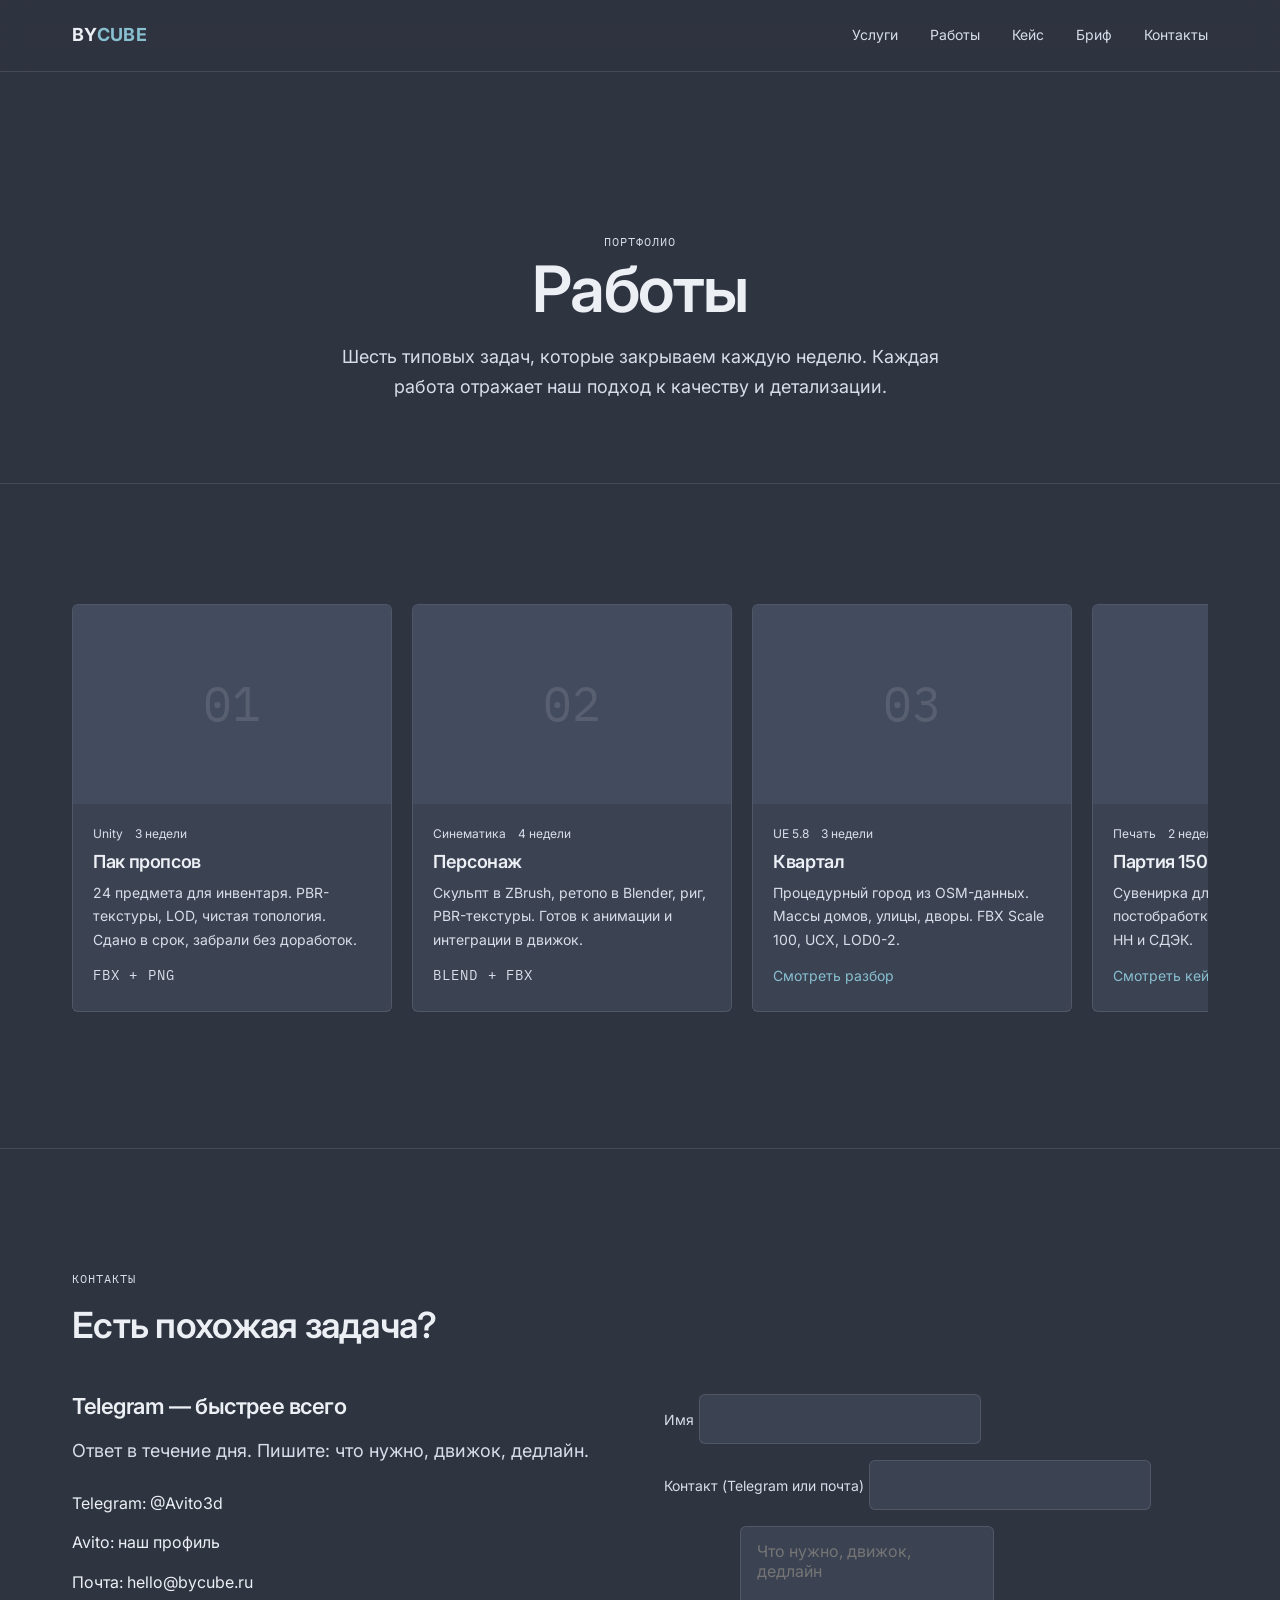
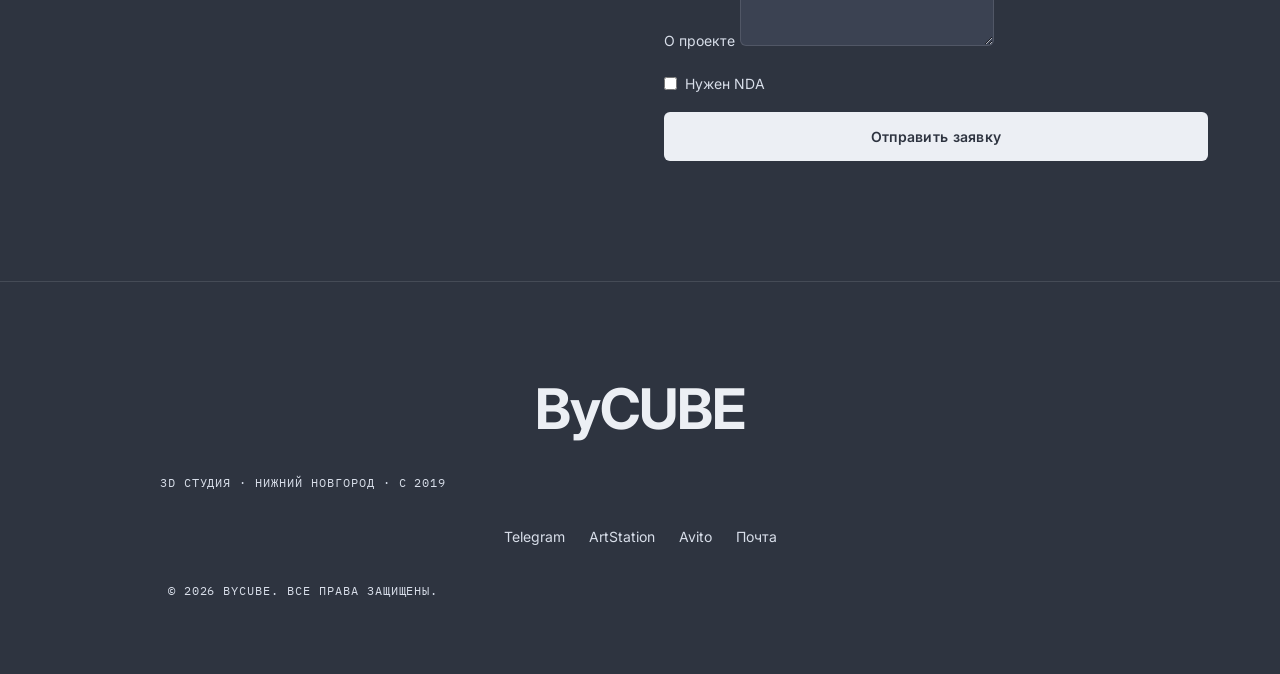
<file: work.html>
<!DOCTYPE html>
<html lang="ru">
<head>
<meta charset="UTF-8">
<meta name="viewport" content="width=device-width, initial-scale=1.0">
<title>Работы — ByCUBE</title>
<meta name="description" content="Портфолио ByCUBE: гейм-арт, анимация, 3D-печать. Шесть типовых задач.">
<link rel="canonical" href="https://bycube.ru/work.html">
<meta property="og:title" content="Работы — ByCUBE">
<meta property="og:description" content="Портфолио: гейм-арт, анимация, 3D-печать.">
<meta property="og:type" content="website">
<meta property="og:url" content="https://bycube.ru/work.html">
<meta property="og:image" content="https://bycube.ru/logo.png">
<link rel="icon" type="image/png" href="logo.png">
<link rel="preconnect" href="https://fonts.googleapis.com">
<link rel="preconnect" href="https://fonts.gstatic.com" crossorigin>
<link href="https://fonts.googleapis.com/css2?family=Inter:wght@400;500;600;700&family=IBM+Plex+Mono:wght@400&display=swap" rel="stylesheet">
<link rel="stylesheet" href="style.css">
</head>
<body>

<header class="hd">
  <div class="hd-in">
    <a href="index.html" class="logo">BY<span>CUBE</span></a>
    <button class="burger" aria-label="Меню"><span></span><span></span><span></span></button>
    <nav class="nav">
      <a href="index.html#services">Услуги</a>
      <a href="work.html">Работы</a>
      <a href="nn-city.html">Кейс</a>
      <a href="brief.html">Бриф</a>
      <a href="index.html#contact">Контакты</a>
    </nav>
  </div>
</header>

<main>

<section class="pg-hero">
  <div class="wrap">
    <p class="mono rv">Портфолио</p>
    <h1 class="rv">Работы</h1>
    <p class="rv">Шесть типовых задач, которые закрываем каждую неделю. Каждая работа отражает наш подход к качеству и детализации.</p>
  </div>
</section>

<section>
  <div class="wrap">
    <div class="cs-tape rv">
      <article class="cs-card">
        <div class="art">01</div>
        <div class="bd">
          <div class="meta"><span>Unity</span><span>3 недели</span></div>
          <h3>Пак пропсов</h3>
          <p>24 предмета для инвентаря. PBR-текстуры, LOD, чистая топология. Сдано в срок, забрали без доработок.</p>
          <p class="mono" style="margin-top:12px">FBX + PNG</p>
        </div>
      </article>
      <article class="cs-card">
        <div class="art">02</div>
        <div class="bd">
          <div class="meta"><span>Синематика</span><span>4 недели</span></div>
          <h3>Персонаж</h3>
          <p>Скульпт в ZBrush, ретопо в Blender, риг, PBR-текстуры. Готов к анимации и интеграции в движок.</p>
          <p class="mono" style="margin-top:12px">blend + fbx</p>
        </div>
      </article>
      <article class="cs-card">
        <div class="art">03</div>
        <div class="bd">
          <div class="meta"><span>UE 5.8</span><span>3 недели</span></div>
          <h3>Квартал</h3>
          <p>Процедурный город из OSM-данных. Массы домов, улицы, дворы. FBX Scale 100, UCX, LOD0-2.</p>
          <a href="nn-city.html">Смотреть разбор</a>
        </div>
      </article>
      <article class="cs-card">
        <div class="art">04</div>
        <div class="bd">
          <div class="meta"><span>Печать</span><span>2 недели</span></div>
          <h3>Партия 150 штук</h3>
          <p>Сувенирка для производства. PETG, постобработка, покраска. Доставка по НН и СДЭК.</p>
          <a href="pechat.html">Смотреть кейс</a>
        </div>
      </article>
      <article class="cs-card">
        <div class="art">05</div>
        <div class="bd">
          <div class="meta"><span>VFX</span><span>10 дней</span></div>
          <h3>Трекинг</h3>
          <p>Camera tracking для рекламного кадра. Интеграция CG в live-action. Сдано за 10 дней.</p>
          <p class="mono" style="margin-top:12px">Ролик + проект</p>
        </div>
      </article>
      <article class="cs-card">
        <div class="art">06</div>
        <div class="bd">
          <div class="meta"><span>Substance</span><span>2 недели</span></div>
          <h3>PBR набор</h3>
          <p>12 материалов ручной работы. Бетон, металл, дерево, ткань. sbsar + PNG текстуры.</p>
          <p class="mono" style="margin-top:12px">sbsar + png</p>
        </div>
      </article>
    </div>
  </div>
</section>

<section id="contact">
  <div class="wrap">
    <p class="mono sec-label rv">Контакты</p>
    <h2 class="sec-title rv">Есть похожая задача?</h2>
    <div class="ct-grid">
      <div class="ct-info rv">
        <h3>Telegram — быстрее всего</h3>
        <p>Ответ в течение дня. Пишите: что нужно, движок, дедлайн.</p>
        <div class="ct-links">
          <a href="https://t.me/Avito3d" target="_blank" rel="noopener">Telegram: @Avito3d</a>
          <a href="https://www.avito.ru/user/08c77c8a926f2a148b2a59df87a85065/profile" target="_blank" rel="noopener">Avito: наш профиль</a>
          <a href="mailto:hello@bycube.ru">Почта: hello@bycube.ru</a>
        </div>
      </div>
      <form class="ct-form rv" action="https://formsubmit.co/hello@bycube.ru" method="POST">
        <input type="hidden" name="_subject" value="Заявка с сайта ByCUBE (Работы)">
        <input type="hidden" name="_captcha" value="false">
        <div class="hp"><input type="text" name="_gotcha" tabindex="-1" autocomplete="off"></div>
        <div>
          <label for="name">Имя</label>
          <input type="text" id="name" name="name" required>
        </div>
        <div>
          <label for="contact">Контакт (Telegram или почта)</label>
          <input type="text" id="contact" name="contact" required>
        </div>
        <div>
          <label for="msg">О проекте</label>
          <textarea id="msg" name="message" placeholder="Что нужно, движок, дедлайн" required></textarea>
        </div>
        <label style="display:flex;align-items:center;gap:8px;font-size:14px;color:var(--mut)">
          <input type="checkbox" name="nda" style="width:auto"> Нужен NDA
        </label>
        <button type="submit" class="btn btn-p">Отправить заявку</button>
      </form>
    </div>
  </div>
</section>

</main>

<footer>
  <div class="wrap">
    <p class="big">ByCUBE</p>
    <p class="mono">3D студия · Нижний Новгород · с 2019</p>
    <div class="links">
      <a href="https://t.me/Avito3d" target="_blank" rel="noopener">Telegram</a>
      <a href="https://www.artstation.com/oksifilis" target="_blank" rel="noopener">ArtStation</a>
      <a href="https://www.avito.ru/user/08c77c8a926f2a148b2a59df87a85065/profile" target="_blank" rel="noopener">Avito</a>
      <a href="mailto:hello@bycube.ru">Почта</a>
    </div>
    <p class="mono" style="margin-top:32px">© 2026 ByCUBE. Все права защищены.</p>
  </div>
</footer>

<script src="main.js"></script>
</body>
</html>
</file>
<file: style.css>
*,*::before,*::after{margin:0;padding:0;box-sizing:border-box}
:root{
  --bg:#2e3440;
  --bg2:#3b4252;
  --bg3:#434c5e;
  --bone:#eceff4;
  --ink:#2e3440;
  --txt:#eceff4;
  --mut:#d8dee9;
  --line:rgba(236,239,244,.12);
  --acc:#88c0d0;
  --acc2:#81a1c1;
  --r:6px;
  --max:1200px;
}
html{scroll-behavior:smooth}
body{
  font-family:'Inter',system-ui,sans-serif;
  background:var(--bg);
  color:var(--txt);
  line-height:1.7;
  font-size:18px;
  -webkit-font-smoothing:antialiased;
}
::selection{background:var(--acc);color:var(--ink)}
a{color:inherit;text-decoration:none}
button{font-family:inherit;cursor:pointer}
img{max-width:100%;display:block}
.wrap{max-width:var(--max);margin:0 auto;padding:0 32px}
.mono{font-family:'IBM Plex Mono',monospace;font-size:12px;letter-spacing:.08em;text-transform:uppercase;color:var(--mut)}
h1,h2,h3{font-weight:600;letter-spacing:-.02em;line-height:1.15}
h1{font-size:clamp(40px,6vw,64px)}
h2{font-size:clamp(28px,4vw,36px)}
h3{font-size:22px}
p{max-width:66ch}
section{padding:120px 0}
section+section{border-top:1px solid var(--line)}

/* Header */
.hd{
  position:sticky;top:0;z-index:100;
  background:rgba(46,52,64,.85);
  backdrop-filter:blur(12px);
  border-bottom:1px solid var(--line);
}
.hd-in{display:flex;align-items:center;justify-content:space-between;padding:20px 32px;max-width:var(--max);margin:0 auto}
.logo{font-weight:700;font-size:18px;letter-spacing:.02em}
.logo span{color:var(--acc)}
.nav{display:flex;gap:32px}
.nav a{font-size:14px;color:var(--mut);transition:color .2s}
.nav a:hover{color:var(--txt)}
.burger{display:none;background:none;border:0;width:32px;height:32px;position:relative}
.burger span{display:block;width:24px;height:2px;background:var(--txt);margin:5px auto;transition:.3s}

/* Hero */
.hero{padding:160px 0 120px;text-align:center}
.hero .mono{margin-bottom:24px}
.hero h1{margin-bottom:24px}
.hero .sub{font-size:20px;color:var(--mut);max-width:600px;margin:0 auto 40px}
.cta-row{display:flex;gap:16px;justify-content:center;flex-wrap:wrap}
.btn{
  display:inline-block;padding:16px 32px;
  font-size:14px;font-weight:600;letter-spacing:.02em;
  border-radius:var(--r);border:1px solid transparent;
  transition:all .2s;
}
.btn-p{background:var(--bone);color:var(--ink)}
.btn-p:hover{background:#fff;transform:translateY(-2px)}
.btn-s{border-color:var(--line);color:var(--txt)}
.btn-s:hover{border-color:var(--txt)}
.trust{margin-top:32px;font-size:14px;color:var(--mut)}
.trust b{color:var(--txt);font-weight:600}

/* Still / poster */
.still{
  margin:60px auto 0;max-width:800px;
  aspect-ratio:16/9;background:var(--bg2);
  border:1px solid var(--line);border-radius:var(--r);
  display:flex;align-items:center;justify-content:center;
  color:var(--mut);font-size:14px;
}

/* Sections */
.sec-label{margin-bottom:16px}
.sec-title{margin-bottom:48px}
.sec-desc{color:var(--mut);margin-top:12px}

/* Packages */
.pk-grid{display:grid;grid-template-columns:repeat(3,1fr);gap:24px}
.pk{
  background:var(--bg2);border:1px solid var(--line);
  border-radius:var(--r);padding:32px;
  display:flex;flex-direction:column;
  transition:transform .2s,box-shadow .2s;
}
.pk:hover{transform:translateY(-4px);box-shadow:0 12px 32px rgba(0,0,0,.2)}
.pk .tag{font-size:12px;color:var(--acc);text-transform:uppercase;letter-spacing:.08em;margin-bottom:12px}
.pk h3{margin-bottom:8px}
.pk .price{font-size:28px;font-weight:700;margin:16px 0 4px}
.pk .time{font-size:14px;color:var(--mut);margin-bottom:20px}
.pk ul{list-style:none;margin-bottom:24px;flex:1}
.pk li{font-size:15px;color:var(--mut);padding:8px 0;border-bottom:1px solid var(--line)}
.pk li:last-child{border:0}
.pk .btn{text-align:center;margin-top:auto}
.pk-note{margin-top:24px;font-size:14px;color:var(--mut)}

/* Process */
.pr-grid{display:grid;grid-template-columns:repeat(4,1fr);gap:24px}
.pr-step{border-top:2px solid var(--acc);padding-top:20px}
.pr-step .num{font-family:'IBM Plex Mono',monospace;font-size:12px;color:var(--acc);margin-bottom:12px}
.pr-step h3{font-size:18px;margin-bottom:8px}
.pr-step p{font-size:15px;color:var(--mut)}

/* Cases */
.cs-tape{display:flex;gap:20px;overflow-x:auto;padding-bottom:16px;scroll-snap-type:x mandatory}
.cs-tape::-webkit-scrollbar{height:4px}
.cs-tape::-webkit-scrollbar-thumb{background:var(--line);border-radius:2px}
.cs-card{
  flex:0 0 320px;scroll-snap-align:start;
  background:var(--bg2);border:1px solid var(--line);
  border-radius:var(--r);overflow:hidden;
  transition:transform .2s,box-shadow .2s;
}
.cs-card:hover{transform:translateY(-4px);box-shadow:0 12px 32px rgba(0,0,0,.2)}
.cs-card .art{aspect-ratio:16/10;background:var(--bg3);display:flex;align-items:center;justify-content:center;font-family:'IBM Plex Mono',monospace;font-size:48px;color:var(--line)}
.cs-card .bd{padding:20px}
.cs-card .meta{display:flex;gap:12px;font-size:12px;color:var(--mut);margin-bottom:8px}
.cs-card h3{font-size:18px;margin-bottom:8px}
.cs-card p{font-size:14px;color:var(--mut)}
.cs-card a{display:inline-block;margin-top:12px;font-size:14px;color:var(--acc)}

/* Banner */
.banner{
  background:var(--bg2);border:1px solid var(--line);
  border-radius:var(--r);padding:48px;
  display:flex;align-items:center;justify-content:space-between;gap:32px;
}
.banner h3{font-size:24px;margin-bottom:8px}
.banner p{color:var(--mut);font-size:16px}

/* Testimonials */
.tm-grid{display:grid;grid-template-columns:repeat(3,1fr);gap:24px}
.tm{background:var(--bg2);border:1px solid var(--line);border-radius:var(--r);padding:28px}
.tm .role{font-size:12px;color:var(--acc);text-transform:uppercase;letter-spacing:.08em;margin-bottom:12px}
.tm p{font-size:16px;margin-bottom:16px}
.tm .who{font-size:14px;color:var(--mut)}

/* FAQ */
.faq{max-width:800px}
.faq details{border-bottom:1px solid var(--line);padding:20px 0}
.faq summary{font-weight:600;font-size:18px;cursor:pointer;list-style:none;display:flex;justify-content:space-between;align-items:center}
.faq summary::after{content:'+';font-size:24px;color:var(--mut);transition:transform .2s}
.faq details[open] summary::after{transform:rotate(45deg)}
.faq details p{margin-top:12px;color:var(--mut);font-size:16px}

/* Contact */
.ct-grid{display:grid;grid-template-columns:1fr 1fr;gap:48px}
.ct-info h3{margin-bottom:16px}
.ct-info p{color:var(--mut);margin-bottom:24px}
.ct-links{display:flex;flex-direction:column;gap:12px}
.ct-links a{font-size:16px;color:var(--txt);display:flex;align-items:center;gap:8px}
.ct-links a:hover{color:var(--acc)}
.ct-form{display:flex;flex-direction:column;gap:16px}
.ct-form label{font-size:14px;color:var(--mut)}
.ct-form input,.ct-form textarea{
  background:var(--bg2);border:1px solid var(--line);
  border-radius:var(--r);padding:14px 16px;color:var(--txt);
  font-family:inherit;font-size:16px;
}
.ct-form input:focus,.ct-form textarea:focus{outline:none;border-color:var(--acc)}
.ct-form textarea{min-height:120px;resize:vertical}
.ct-form .btn{border:0}
.hp{position:absolute;left:-9999px;opacity:0;height:0;overflow:hidden}

/* Footer */
footer{border-top:1px solid var(--line);padding:80px 0 40px;text-align:center}
footer .big{font-size:clamp(32px,5vw,56px);font-weight:700;letter-spacing:-.02em;margin-bottom:16px}
footer .mono{margin-bottom:32px}
footer .links{display:flex;gap:24px;justify-content:center;font-size:14px;color:var(--mut)}
footer .links a:hover{color:var(--txt)}

/* Page hero */
.pg-hero{padding:160px 0 80px;text-align:center}
.pg-hero h1{margin-bottom:16px}
.pg-hero p{color:var(--mut);max-width:600px;margin:0 auto}

/* Case */
.case-grid{display:grid;grid-template-columns:2fr 1fr;gap:48px;margin-top:48px}
.case-main h2{margin-top:48px;margin-bottom:16px}
.case-main p{color:var(--mut);margin-bottom:16px}
.case-side{background:var(--bg2);border:1px solid var(--line);border-radius:var(--r);padding:32px;height:fit-content}
.case-side h3{margin-bottom:16px}
.case-side dl{display:grid;grid-template-columns:auto 1fr;gap:8px 16px;font-size:14px}
.case-side dt{color:var(--mut)}
.case-side dd{color:var(--txt)}
.sm-grid{display:grid;grid-template-columns:repeat(3,1fr);gap:16px;margin-top:24px}
.sm{background:var(--bg2);border:1px solid var(--line);border-radius:var(--r);padding:24px;text-align:center}
.sm b{display:block;font-size:18px;margin-bottom:4px}
.sm span{font-size:13px;color:var(--mut)}

/* Brief */
.brief-list{max-width:700px;margin:0 auto}
.brief-list li{
  list-style:none;padding:24px 0;border-bottom:1px solid var(--line);
  display:flex;gap:24px;align-items:baseline;
}
.brief-list .n{font-family:'IBM Plex Mono',monospace;font-size:14px;color:var(--acc);flex-shrink:0}
.brief-list h3{font-size:18px;margin-bottom:4px}
.brief-list p{font-size:15px;color:var(--mut)}
.print-btn{margin:48px auto 0;display:block}

/* 404 */
.e404{text-align:center;padding:200px 0}
.e404 h1{font-size:120px;margin-bottom:16px}
.e404 p{color:var(--mut);margin-bottom:32px}

/* Reveal */
.rv{opacity:0;transform:translateY(20px);transition:opacity .6s,transform .6s}
.rv.on{opacity:1;transform:none}
@media(prefers-reduced-motion:reduce){.rv{opacity:1;transform:none;transition:none}}

/* Responsive */
@media(max-width:1024px){
  .pk-grid,.tm-grid{grid-template-columns:1fr}
  .pr-grid{grid-template-columns:repeat(2,1fr)}
  .ct-grid,.case-grid{grid-template-columns:1fr}
  .banner{flex-direction:column;text-align:center}
  .nav{
    position:fixed;inset:0;background:var(--bg);
    flex-direction:column;align-items:center;justify-content:center;gap:32px;
    transform:translateY(-100%);transition:transform .3s;
  }
  .nav.open{transform:none}
  .nav a{font-size:24px}
  .burger{display:block;z-index:101}
  .burger.open span:nth-child(1){transform:translateY(7px) rotate(45deg)}
  .burger.open span:nth-child(2){opacity:0}
  .burger.open span:nth-child(3){transform:translateY(-7px) rotate(-45deg)}
}
@media(max-width:640px){
  section{padding:80px 0}
  .hero{padding:120px 0 80px}
  .pr-grid{grid-template-columns:1fr}
  .sm-grid{grid-template-columns:1fr}
  .cs-card{flex:0 0 280px}
}

/* Print */
@media print{
  .hd,footer,.cta-row,.print-btn{display:none}
  body{background:#fff;color:#000}
  .brief-list li{border-color:#ccc}
}

.reel-backdrop{position:fixed;inset:0;background:rgba(0,0,0,.7);z-index:200;display:flex;align-items:center;justify-content:center;padding:32px}
.reel-box{background:var(--bg2);border:1px solid var(--line);border-radius:var(--r);max-width:560px;width:100%;padding:48px;position:relative;text-align:center}
.reel-box h3{font-size:28px;margin:16px 0 12px}
.reel-box p{color:var(--mut);margin-bottom:24px}
.reel-close{position:absolute;top:16px;right:16px;background:none;border:0;color:var(--mut);font-size:28px;line-height:1;cursor:pointer;padding:8px}
.reel-close:hover{color:var(--txt)}
</file>
